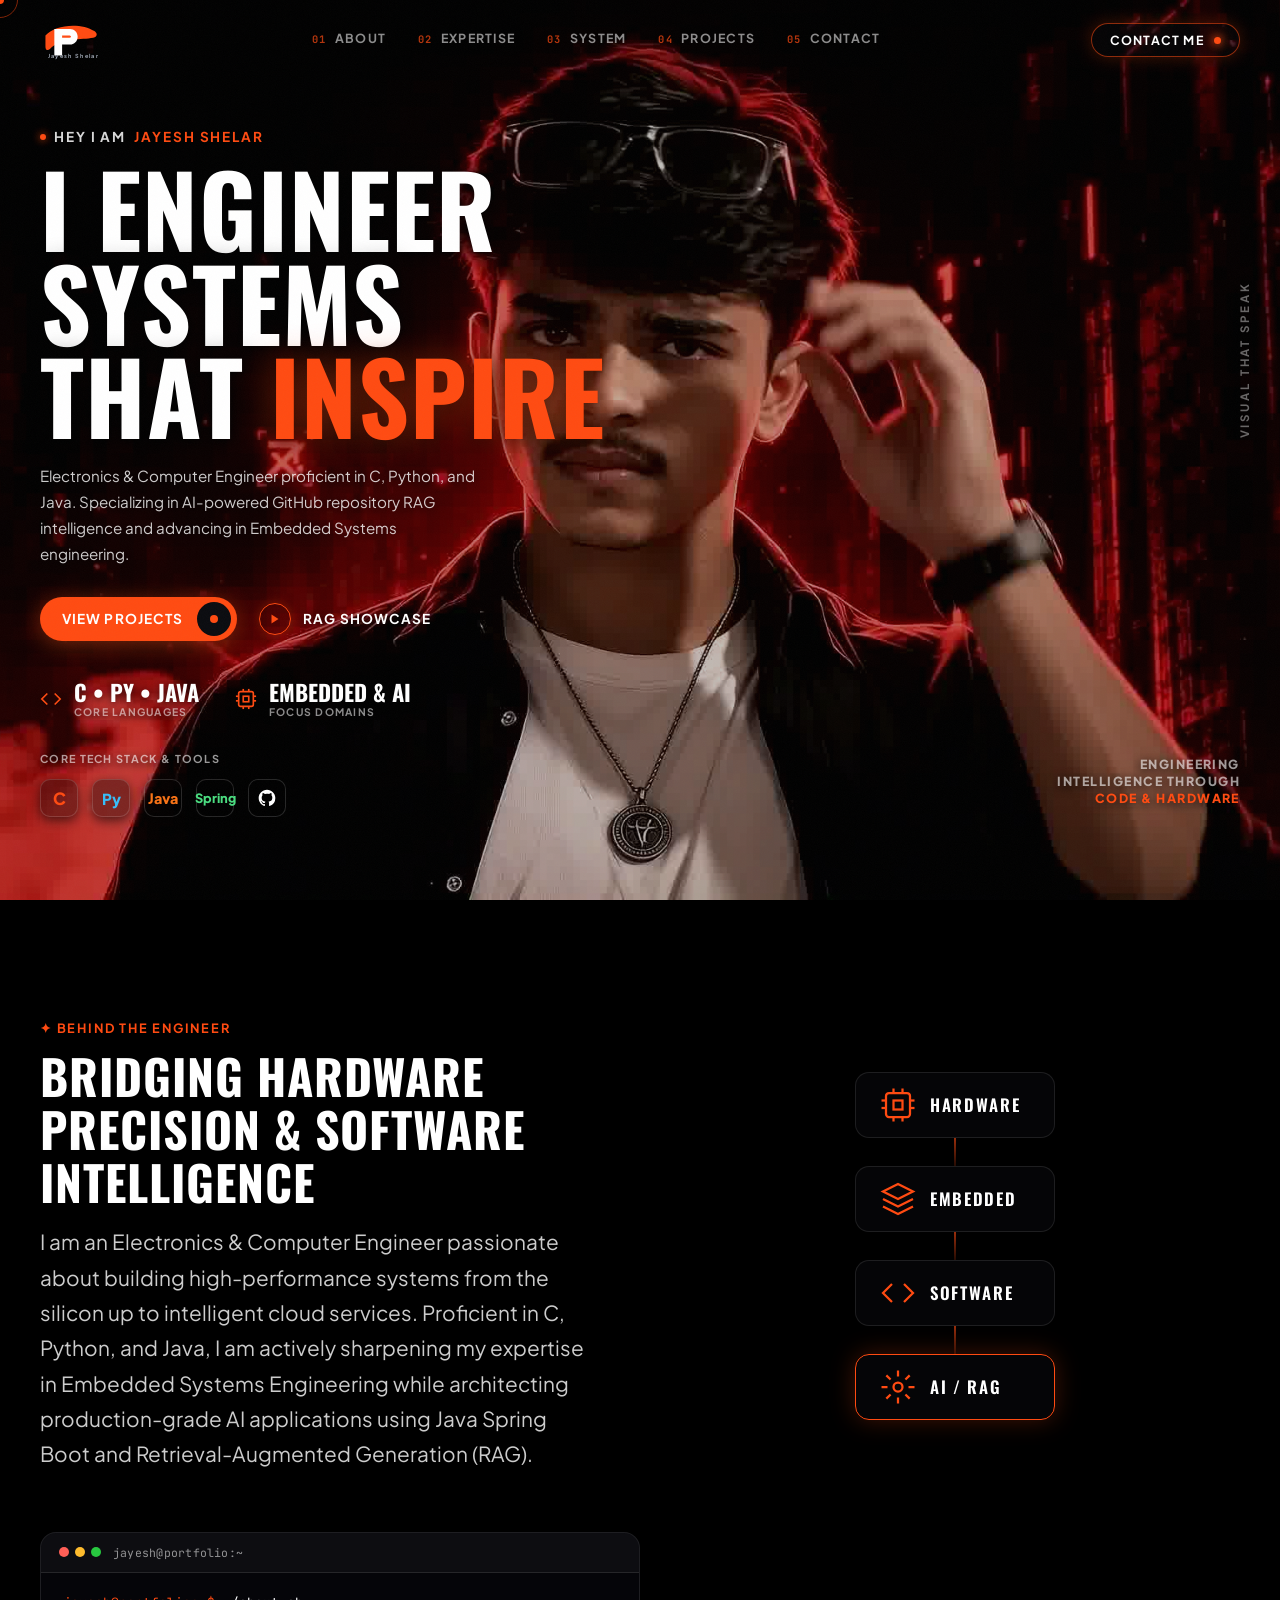
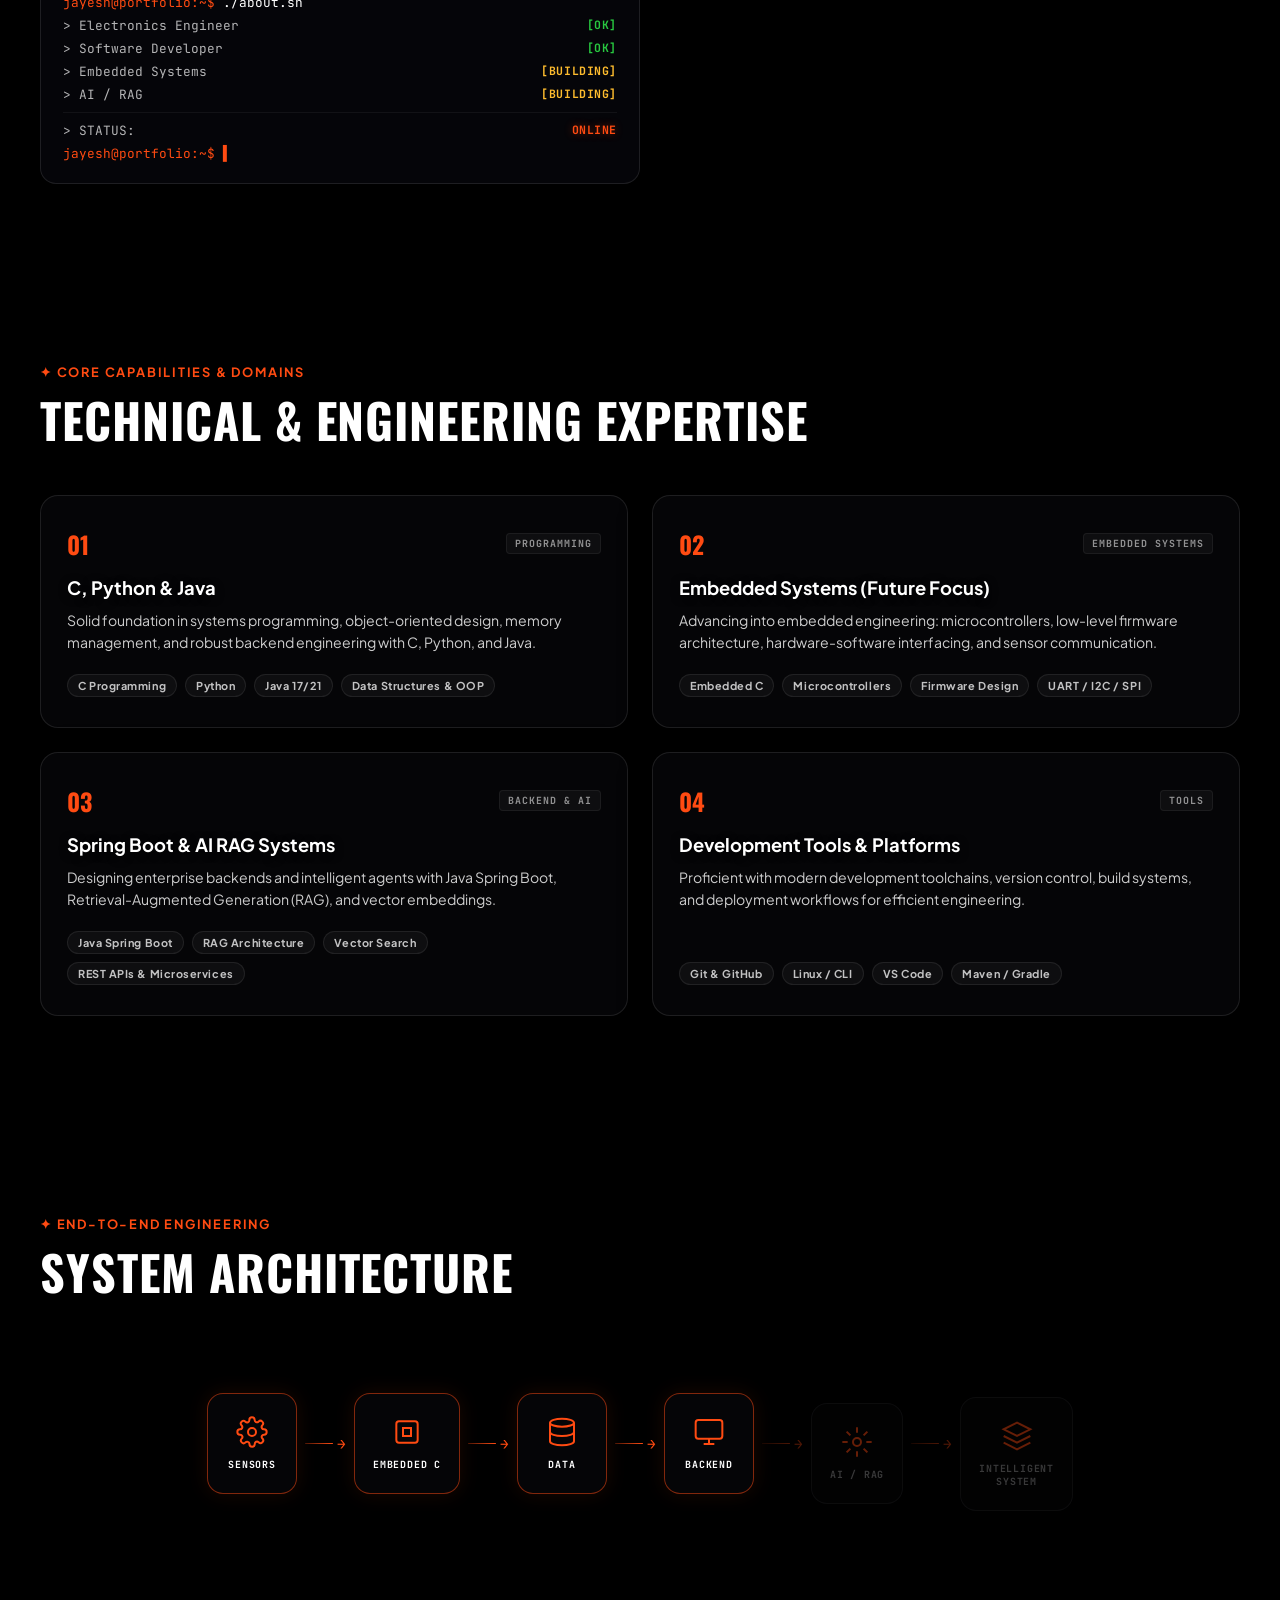
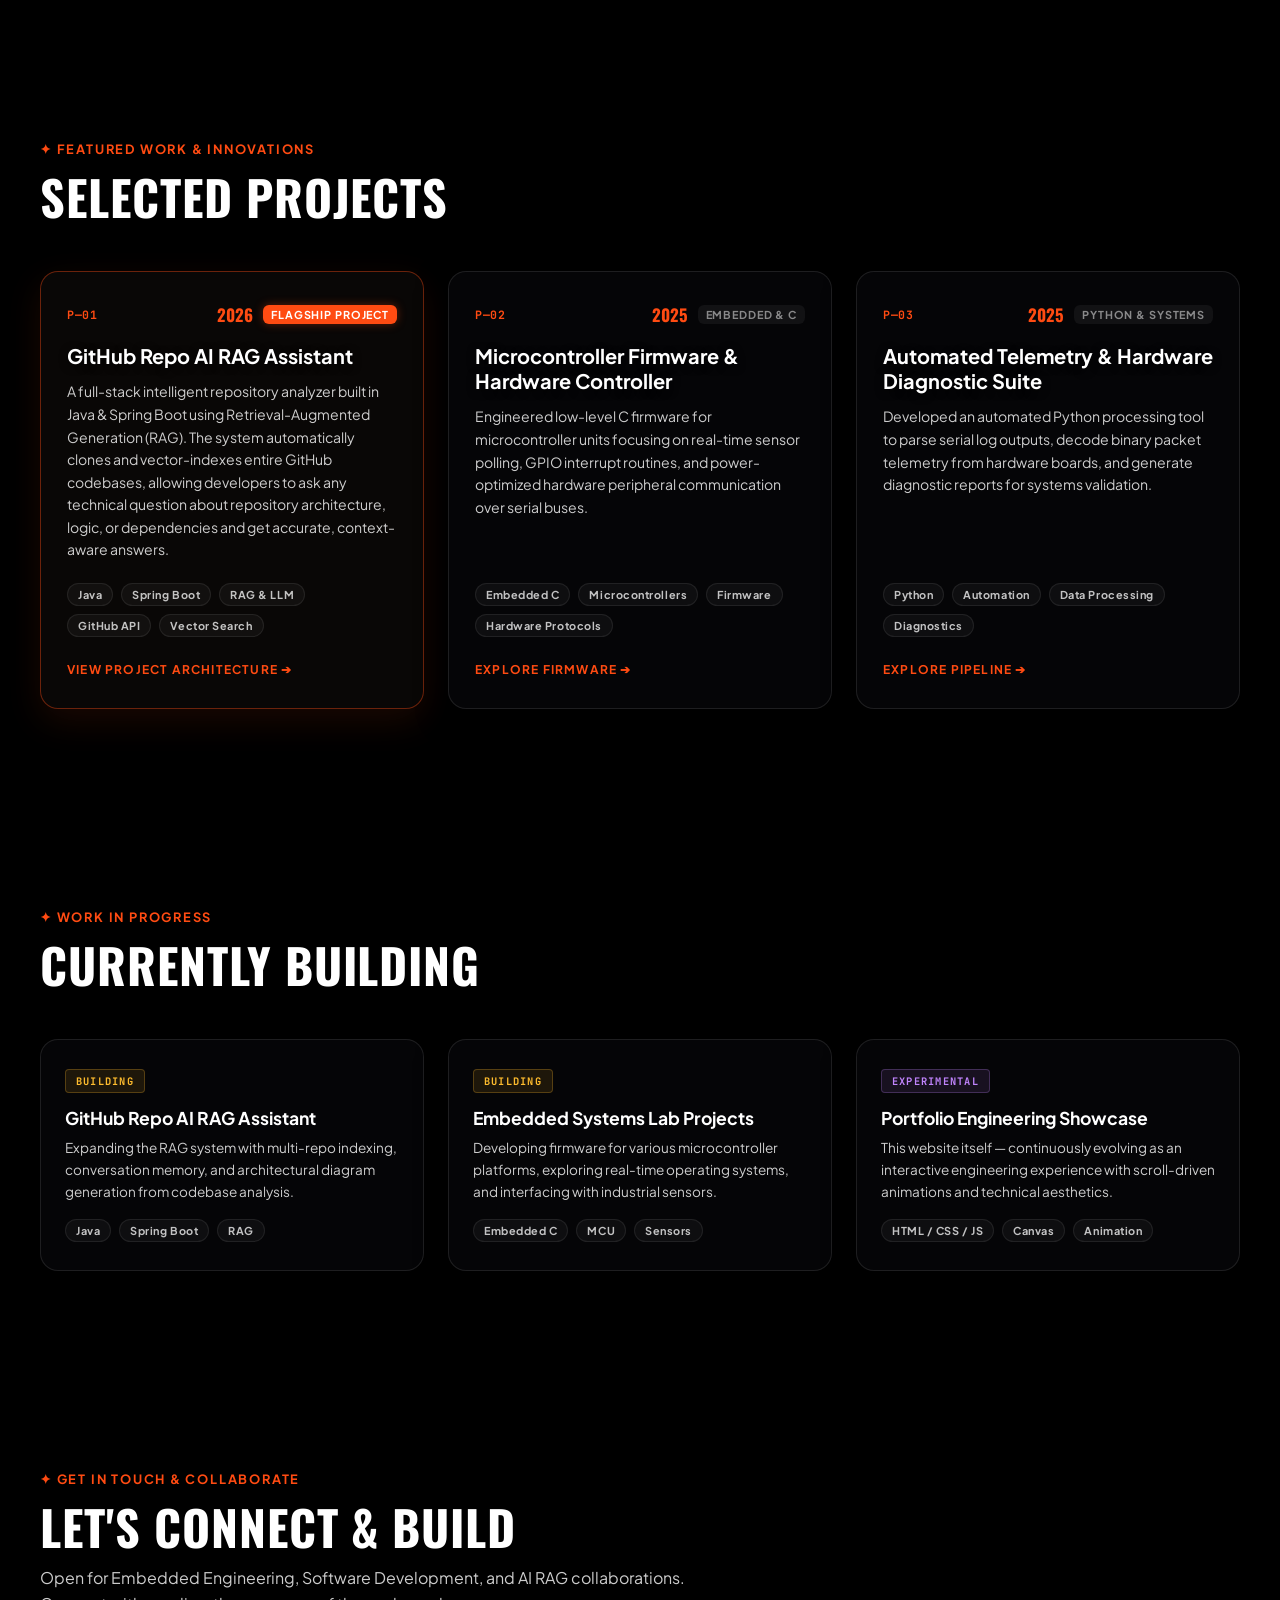
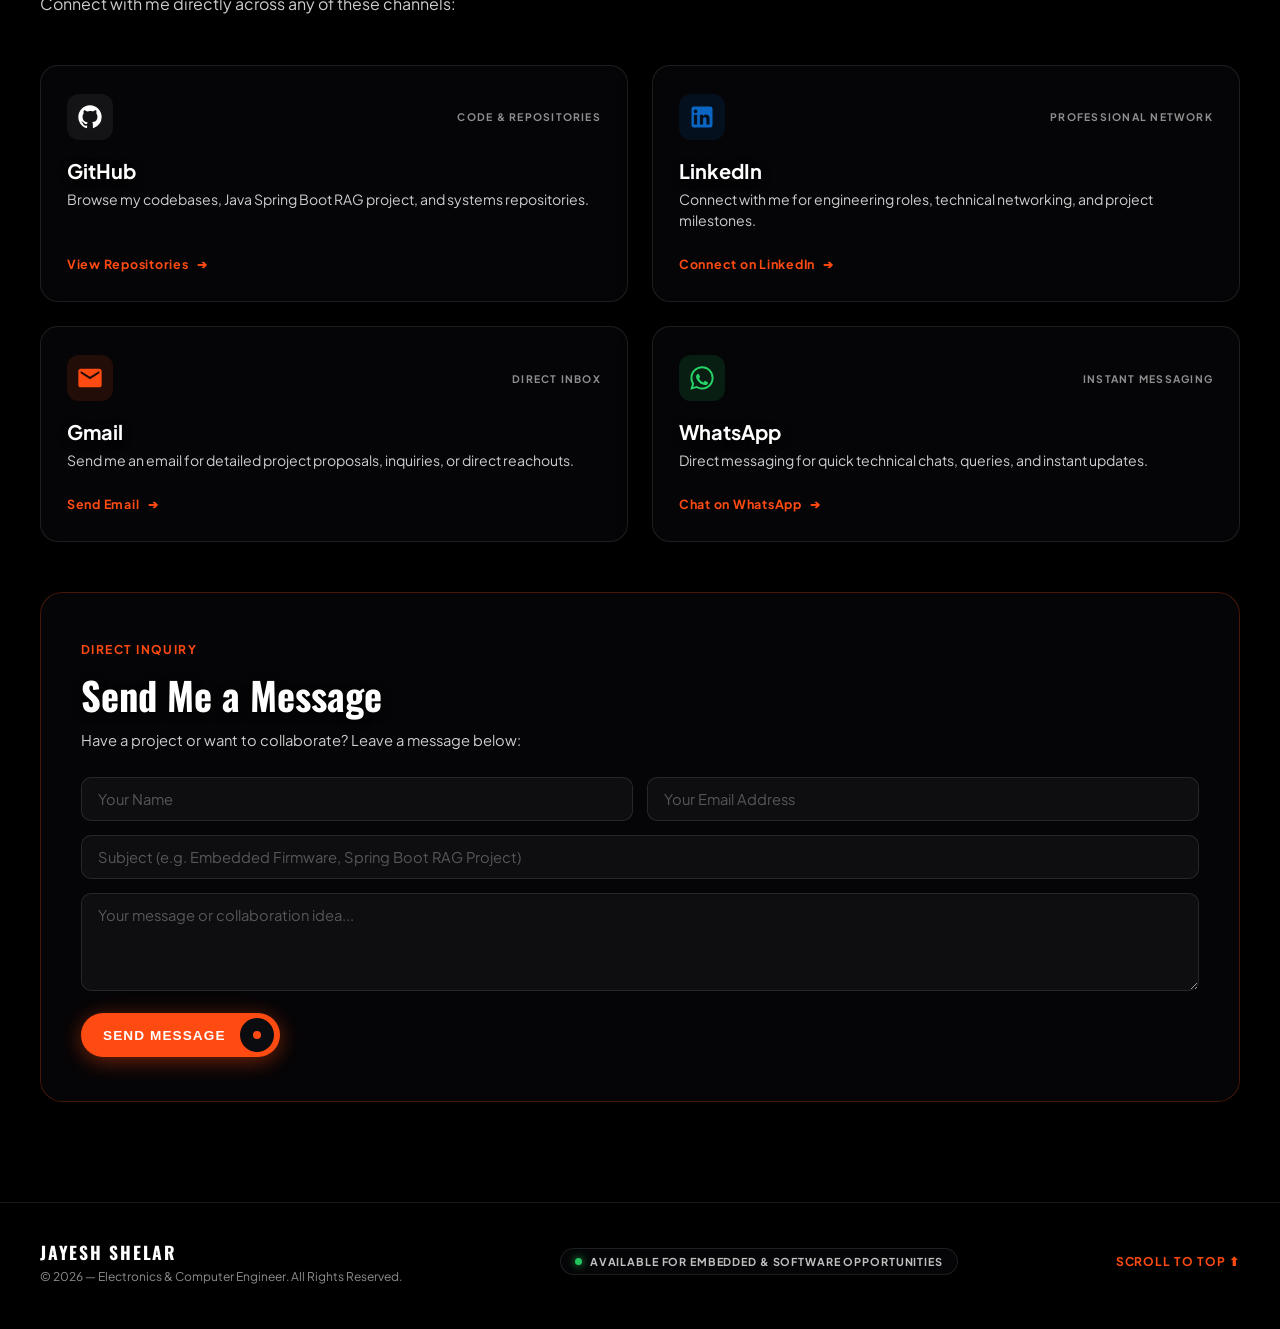
<file: index.html>
<!DOCTYPE html>
<html lang="en">
<head>
  <meta charset="UTF-8">
  <meta name="viewport" content="width=device-width, initial-scale=1.0">
  <title>Jayesh Shelar — Electronics & Computer Engineer | Embedded & Software</title>
  <meta name="description" content="Portfolio of Jayesh Shelar — Electronics & Computer Engineer specializing in Embedded Systems, AI/RAG, Java Spring Boot, and systems programming.">
  <link rel="preconnect" href="https://fonts.googleapis.com">
  <link rel="preconnect" href="https://fonts.gstatic.com" crossorigin>
  <link href="https://fonts.googleapis.com/css2?family=Oswald:wght@500;600;700&family=Plus+Jakarta+Sans:wght@300;400;500;600;700;800&family=JetBrains+Mono:wght@400;500;700&display=swap" rel="stylesheet">
  <link rel="stylesheet" href="style.css">
</head>
<body>
  <!-- Custom Cursor (Desktop Only) -->
  <div id="custom-cursor" class="custom-cursor" aria-hidden="true">
    <div class="cursor-dot"></div>
    <div class="cursor-ring"></div>
    <span class="cursor-label"></span>
  </div>

  <!-- Scroll Progress Indicator -->
  <div id="scroll-progress" class="scroll-progress-bar" aria-hidden="true"></div>

  <!-- Visual Overlay Layers (grain, scanline, grid) -->
  <div class="visual-grain" aria-hidden="true"></div>
  <div class="visual-scanlines" aria-hidden="true"></div>

  <!-- Themed Loading Animation (Jayesh Design) -->
  <div id="preloader" class="preloader" role="status" aria-label="Loading portfolio">
    <div class="preloader-content">
      <!-- Pulsing Fiery Eclipse Ring -->
      <div class="preloader-ring-wrapper">
        <div class="preloader-ring-glow"></div>
        <div class="preloader-ring"></div>
        <div class="preloader-logo-icon">
          <svg viewBox="0 0 54 36" fill="none" aria-hidden="true">
            <path d="M4 14C12 4 36 2 48 10C51 12 51 15 47 16C37 18 18 16 8 26C6 28 4 27 4 24V14Z" fill="#ff4b12" />
            <path d="M12 8H26C30 8 33 11 33 15C33 19 30 22 26 22H19V32H12V8ZM19 14V16H25C26 16 27 15.5 27 15C27 14.5 26 14 25 14H19Z" fill="#ffffff" />
          </svg>
        </div>
      </div>

      <!-- Brand & Tagline -->
      <div class="preloader-brand">
        <span class="preloader-brand-title">JAYESH SHELAR</span>
        <span class="preloader-brand-sub">ELECTRONICS & COMPUTER ENGINEER</span>
      </div>

      <!-- Progress Bar & Percentage Counter -->
      <div class="preloader-progress-container">
        <div class="preloader-progress-track">
          <div id="preloader-bar" class="preloader-progress-fill"></div>
        </div>
        <div class="preloader-info">
          <span id="preloader-status" class="preloader-status">LOADING FRAMES</span>
          <span id="preloader-percent" class="preloader-percentage">0%</span>
        </div>
      </div>
    </div>
  </div>

  <!-- Fixed Background Canvas for Smooth Scroll Animation -->
  <canvas id="animation-canvas" aria-hidden="true"></canvas>

  <!-- Canvas Intensity Overlay (controlled per section) -->
  <div id="canvas-overlay" class="canvas-overlay" aria-hidden="true"></div>

  <!-- Content Layer Positioned Directly on Top of the Scroll Animation -->
  <div id="content-container">
    
    <!-- Navigation Bar -->
    <header class="navbar" role="banner">
      <div class="nav-container">
        <!-- Logo -->
        <a href="#home" class="nav-brand" aria-label="Jayesh Shelar - Home">
          <svg class="brand-logo-svg" viewBox="0 0 54 36" fill="none" aria-hidden="true">
            <path d="M4 14C12 4 36 2 48 10C51 12 51 15 47 16C37 18 18 16 8 26C6 28 4 27 4 24V14Z" fill="#ff4b12" />
            <path d="M12 8H26C30 8 33 11 33 15C33 19 30 22 26 22H19V32H12V8ZM19 14V16H25C26 16 27 15.5 27 15C27 14.5 26 14 25 14H19Z" fill="#ffffff" />
            <text x="6" y="34" fill="#9ca3af" font-size="5" font-family="'Plus Jakarta Sans', sans-serif" font-weight="700" letter-spacing="1.2">Jayesh Shelar</text>
          </svg>
        </a>

        <!-- Center Nav Links (Desktop) -->
        <nav class="nav-menu" role="navigation" aria-label="Main navigation">
          <a href="#about" class="nav-link" data-cursor="NAVIGATE"><span class="nav-num">01</span> ABOUT</a>
          <a href="#skills" class="nav-link" data-cursor="NAVIGATE"><span class="nav-num">02</span> EXPERTISE</a>
          <a href="#system" class="nav-link" data-cursor="NAVIGATE"><span class="nav-num">03</span> SYSTEM</a>
          <a href="#projects" class="nav-link" data-cursor="NAVIGATE"><span class="nav-num">04</span> PROJECTS</a>
          <a href="#contact" class="nav-link" data-cursor="NAVIGATE"><span class="nav-num">05</span> CONTACT</a>
        </nav>

        <!-- Right Side -->
        <div class="nav-right">
          <a href="#contact" class="btn-lets-talk magnetic-btn" data-cursor="OPEN →">
            <span>CONTACT ME</span>
            <span class="glowing-orange-dot"></span>
          </a>
          <!-- Mobile Menu Toggle -->
          <button class="mobile-menu-toggle" id="mobile-menu-toggle" aria-label="Toggle menu" aria-expanded="false">
            <span class="hamburger-line"></span>
            <span class="hamburger-line"></span>
            <span class="hamburger-line"></span>
          </button>
        </div>
      </div>
    </header>

    <!-- Mobile Menu Overlay -->
    <div id="mobile-menu" class="mobile-menu" role="dialog" aria-label="Mobile navigation">
      <div class="mobile-menu-inner">
        <nav class="mobile-nav-links">
          <a href="#home" class="mobile-nav-link"><span class="mobile-nav-num">00</span> HOME</a>
          <a href="#about" class="mobile-nav-link"><span class="mobile-nav-num">01</span> ABOUT</a>
          <a href="#skills" class="mobile-nav-link"><span class="mobile-nav-num">02</span> EXPERTISE</a>
          <a href="#system" class="mobile-nav-link"><span class="mobile-nav-num">03</span> SYSTEM</a>
          <a href="#projects" class="mobile-nav-link"><span class="mobile-nav-num">04</span> PROJECTS</a>
          <a href="#building" class="mobile-nav-link"><span class="mobile-nav-num">05</span> BUILDING</a>
          <a href="#contact" class="mobile-nav-link"><span class="mobile-nav-num">06</span> CONTACT</a>
        </nav>
        <div class="mobile-menu-footer">
          <div class="mobile-status">
            <span class="status-pulse-dot"></span>
            <span>AVAILABLE FOR OPPORTUNITIES</span>
          </div>
        </div>
      </div>
    </div>

    <!-- Main Home / Hero Section -->
    <section id="home" class="section hero-section" data-canvas-opacity="0">
      <!-- Right Side Vertical Text -->
      <div class="hero-vertical-text" aria-hidden="true">
        <span>VISUAL THAT SPEAK</span>
      </div>

      <div class="section-container hero-container">
        <div class="hero-left-col">
          <!-- Kicker Tagline -->
          <div class="hero-kicker reveal-el">
            <span class="kicker-dot"></span>
            <span class="kicker-light">HEY I AM</span>
            <span class="kicker-orange">Jayesh Shelar</span>
          </div>

          <!-- Bold Display Headline -->
          <h1 class="hero-title reveal-el" data-delay="100">
            <span class="title-row">I ENGINEER</span>
            <span class="title-row">SYSTEMS</span>
            <span class="title-row">THAT <span class="highlight-orange">INSPIRE</span></span>
          </h1>

          <!-- Subtext Paragraph -->
          <p class="hero-desc reveal-el" data-delay="200">
            Electronics & Computer Engineer proficient in C, Python, and Java. Specializing in AI-powered GitHub repository RAG intelligence and advancing in Embedded Systems engineering.
          </p>

          <!-- Action Buttons Row -->
          <div class="hero-actions reveal-el" data-delay="300">
            <a href="#projects" class="btn-view-work magnetic-btn" data-cursor="VIEW PROJECTS">
              <span>VIEW PROJECTS</span>
              <span class="btn-inner-circle">
                <span class="inner-dot"></span>
              </span>
            </a>

            <button class="btn-watch-showreel" id="btn-showreel" data-cursor="PLAY">
              <span class="play-icon-box">
                <svg width="12" height="12" viewBox="0 0 24 24" fill="currentColor" aria-hidden="true">
                  <polygon points="5 3 19 12 5 21 5 3"></polygon>
                </svg>
              </span>
              <span>RAG SHOWCASE</span>
            </button>
          </div>

          <!-- Metrics Row -->
          <div class="hero-stats reveal-el" data-delay="400">
            <div class="stat-card">
              <svg class="stat-icon" viewBox="0 0 24 24" fill="none" stroke="currentColor" stroke-width="1.8" aria-hidden="true">
                <polyline points="16 18 22 12 16 6"></polyline>
                <polyline points="8 6 2 12 8 18"></polyline>
              </svg>
              <div class="stat-text">
                <span class="stat-value">C • PY • JAVA</span>
                <span class="stat-label">CORE LANGUAGES</span>
              </div>
            </div>

            <div class="stat-card">
              <svg class="stat-icon" viewBox="0 0 24 24" fill="none" stroke="currentColor" stroke-width="1.8" aria-hidden="true">
                <rect x="4" y="4" width="16" height="16" rx="2"></rect>
                <rect x="9" y="9" width="6" height="6"></rect>
                <line x1="9" y1="1" x2="9" y2="4"></line>
                <line x1="15" y1="1" x2="15" y2="4"></line>
                <line x1="9" y1="20" x2="9" y2="23"></line>
                <line x1="15" y1="20" x2="15" y2="23"></line>
                <line x1="20" y1="9" x2="23" y2="9"></line>
                <line x1="20" y1="14" x2="23" y2="14"></line>
                <line x1="1" y1="9" x2="4" y2="9"></line>
                <line x1="1" y1="14" x2="4" y2="14"></line>
              </svg>
              <div class="stat-text">
                <span class="stat-value">EMBEDDED & AI</span>
                <span class="stat-label">FOCUS DOMAINS</span>
              </div>
            </div>
          </div>

          <!-- Core Tech Stack -->
          <div class="hero-trusted-row reveal-el" data-delay="500">
            <p class="trusted-kicker">CORE TECH STACK & TOOLS</p>
            <div class="trusted-icons-flex">
              <!-- C -->
              <div class="trusted-badge" title="C Programming">
                <span style="font-weight: 800; font-size: 1.05rem; color: #ff4b12;">C</span>
              </div>
              <!-- Python -->
              <div class="trusted-badge" title="Python">
                <span style="font-weight: 800; font-size: 0.95rem; color: #38bdf8;">Py</span>
              </div>
              <!-- Java -->
              <div class="trusted-badge" title="Java">
                <span style="font-weight: 800; font-size: 0.9rem; color: #f97316;">Java</span>
              </div>
              <!-- Spring Boot -->
              <div class="trusted-badge" title="Spring Boot">
                <span style="font-weight: 800; font-size: 0.8rem; color: #4ade80;">Spring</span>
              </div>
              <!-- GitHub -->
              <div class="trusted-badge" title="GitHub">
                <svg width="20" height="20" viewBox="0 0 24 24" fill="currentColor" aria-hidden="true">
                  <path fill-rule="evenodd" clip-rule="evenodd" d="M12 2C6.477 2 2 6.484 2 12.017c0 4.425 2.865 8.18 6.839 9.504.5.092.682-.217.682-.483 0-.237-.008-.868-.013-1.703-2.782.605-3.369-1.343-3.369-1.343-.454-1.158-1.11-1.466-1.11-1.466-.908-.62.069-.608.069-.608 1.003.07 1.53 1.032 1.53 1.032.892 1.53 2.341 1.088 2.91.832.092-.647.35-1.088.636-1.338-2.22-.253-4.555-1.113-4.555-4.951 0-1.093.39-1.988 1.029-2.688-.103-.253-.446-1.272.098-2.65 0 0 .84-.27 2.75 1.026A9.564 9.564 0 0112 6.844c.85.004 1.705.115 2.504.337 1.909-1.296 2.747-1.027 2.747-1.027.546 1.379.202 2.398.1 2.651.64.7 1.028 1.595 1.028 2.688 0 3.848-2.339 4.695-4.566 4.943.359.309.678.92.678 1.855 0 1.338-.012 2.419-.012 2.747 0 .268.18.58.688.482A10.019 10.019 0 0022 12.017C22 6.484 17.522 2 12 2z"/>
                </svg>
              </div>
            </div>
          </div>
        </div>

        <!-- Hero Bottom Right Stamp / Tag -->
        <div class="hero-bottom-right-tag" aria-hidden="true">
          <span>ENGINEERING</span>
          <span>INTELLIGENCE THROUGH</span>
          <span class="orange-accent">CODE & HARDWARE</span>
        </div>
      </div>
    </section>

    <!-- About Section — Engineering Identity -->
    <section id="about" class="section about-section" data-canvas-opacity="0.6">
      <div class="section-container">
        <div class="about-layout">
          <div class="about-text-col">
            <div class="showcase-tag reveal-el">✦ BEHIND THE ENGINEER</div>
            <h2 class="showcase-title reveal-el" data-delay="100">BRIDGING HARDWARE PRECISION & SOFTWARE INTELLIGENCE</h2>
            <p class="about-summary-desc reveal-el" data-delay="200">
              I am an Electronics & Computer Engineer passionate about building high-performance systems from the silicon up to intelligent cloud services. Proficient in C, Python, and Java, I am actively sharpening my expertise in Embedded Systems Engineering while architecting production-grade AI applications using Java Spring Boot and Retrieval-Augmented Generation (RAG).
            </p>
          </div>

          <!-- Engineering Identity Path -->
          <div class="engineering-path reveal-el" data-delay="300">
            <div class="eng-node" data-label="HARDWARE">
              <div class="eng-node-icon">
                <svg viewBox="0 0 24 24" fill="none" stroke="currentColor" stroke-width="1.5" aria-hidden="true">
                  <rect x="4" y="4" width="16" height="16" rx="2"/><rect x="9" y="9" width="6" height="6"/>
                  <line x1="9" y1="1" x2="9" y2="4"/><line x1="15" y1="1" x2="15" y2="4"/>
                  <line x1="9" y1="20" x2="9" y2="23"/><line x1="15" y1="20" x2="15" y2="23"/>
                  <line x1="20" y1="9" x2="23" y2="9"/><line x1="20" y1="14" x2="23" y2="14"/>
                  <line x1="1" y1="9" x2="4" y2="9"/><line x1="1" y1="14" x2="4" y2="14"/>
                </svg>
              </div>
              <span class="eng-node-label">HARDWARE</span>
            </div>
            <div class="eng-connector"><div class="eng-connector-line"></div></div>
            <div class="eng-node" data-label="EMBEDDED">
              <div class="eng-node-icon">
                <svg viewBox="0 0 24 24" fill="none" stroke="currentColor" stroke-width="1.5" aria-hidden="true">
                  <path d="M12 2L2 7l10 5 10-5-10-5z"/><path d="M2 17l10 5 10-5"/><path d="M2 12l10 5 10-5"/>
                </svg>
              </div>
              <span class="eng-node-label">EMBEDDED</span>
            </div>
            <div class="eng-connector"><div class="eng-connector-line"></div></div>
            <div class="eng-node" data-label="SOFTWARE">
              <div class="eng-node-icon">
                <svg viewBox="0 0 24 24" fill="none" stroke="currentColor" stroke-width="1.5" aria-hidden="true">
                  <polyline points="16 18 22 12 16 6"/><polyline points="8 6 2 12 8 18"/>
                </svg>
              </div>
              <span class="eng-node-label">SOFTWARE</span>
            </div>
            <div class="eng-connector"><div class="eng-connector-line"></div></div>
            <div class="eng-node active" data-label="AI">
              <div class="eng-node-icon">
                <svg viewBox="0 0 24 24" fill="none" stroke="currentColor" stroke-width="1.5" aria-hidden="true">
                  <circle cx="12" cy="12" r="3"/><path d="M12 1v4M12 19v4M4.22 4.22l2.83 2.83M16.95 16.95l2.83 2.83M1 12h4M19 12h4M4.22 19.78l2.83-2.83M16.95 7.05l2.83-2.83"/>
                </svg>
              </div>
              <span class="eng-node-label">AI / RAG</span>
            </div>
          </div>
        </div>

        <!-- Terminal Experience -->
        <div class="terminal-block reveal-el" data-delay="400">
          <div class="terminal-header">
            <div class="terminal-dots">
              <span class="t-dot t-red"></span>
              <span class="t-dot t-yellow"></span>
              <span class="t-dot t-green"></span>
            </div>
            <span class="terminal-title">jayesh@portfolio:~</span>
          </div>
          <div class="terminal-body">
            <div class="terminal-line">
              <span class="t-prompt">jayesh@portfolio:~$</span>
              <span class="t-cmd"> ./about.sh</span>
            </div>
            <div class="terminal-line t-output">
              <span class="t-text">> Electronics Engineer</span>
              <span class="t-status t-ok">[OK]</span>
            </div>
            <div class="terminal-line t-output">
              <span class="t-text">> Software Developer</span>
              <span class="t-status t-ok">[OK]</span>
            </div>
            <div class="terminal-line t-output">
              <span class="t-text">> Embedded Systems</span>
              <span class="t-status t-building">[BUILDING]</span>
            </div>
            <div class="terminal-line t-output">
              <span class="t-text">> AI / RAG</span>
              <span class="t-status t-building">[BUILDING]</span>
            </div>
            <div class="terminal-line t-output t-gap">
              <span class="t-text">> STATUS:</span>
              <span class="t-status t-online">ONLINE</span>
            </div>
            <div class="terminal-line">
              <span class="t-prompt">jayesh@portfolio:~$</span>
              <span class="t-cursor">▌</span>
            </div>
          </div>
        </div>
      </div>
    </section>

    <!-- Skills / Expertise Section -->
    <section id="skills" class="section skills-section" data-canvas-opacity="0.8">
      <div class="section-container">
        <div class="section-header-block">
          <div class="showcase-tag reveal-el">✦ CORE CAPABILITIES & DOMAINS</div>
          <h2 class="showcase-title reveal-el" data-delay="100">TECHNICAL & ENGINEERING EXPERTISE</h2>
        </div>
        <div class="skills-grid">
          <!-- Programming -->
          <div class="skill-card reveal-el" data-delay="100">
            <div class="skill-card-header">
              <span class="card-num">01</span>
              <span class="skill-category-tag">PROGRAMMING</span>
            </div>
            <h3>C, Python & Java</h3>
            <p>Solid foundation in systems programming, object-oriented design, memory management, and robust backend engineering with C, Python, and Java.</p>
            <div class="skill-tags">
              <span class="skill-pill">C Programming</span>
              <span class="skill-pill">Python</span>
              <span class="skill-pill">Java 17/21</span>
              <span class="skill-pill">Data Structures & OOP</span>
            </div>
          </div>
          <!-- Embedded Systems -->
          <div class="skill-card reveal-el" data-delay="200">
            <div class="skill-card-header">
              <span class="card-num">02</span>
              <span class="skill-category-tag">EMBEDDED SYSTEMS</span>
            </div>
            <h3>Embedded Systems (Future Focus)</h3>
            <p>Advancing into embedded engineering: microcontrollers, low-level firmware architecture, hardware-software interfacing, and sensor communication.</p>
            <div class="skill-tags">
              <span class="skill-pill">Embedded C</span>
              <span class="skill-pill">Microcontrollers</span>
              <span class="skill-pill">Firmware Design</span>
              <span class="skill-pill">UART / I2C / SPI</span>
            </div>
          </div>
          <!-- Backend & AI -->
          <div class="skill-card reveal-el" data-delay="300">
            <div class="skill-card-header">
              <span class="card-num">03</span>
              <span class="skill-category-tag">BACKEND & AI</span>
            </div>
            <h3>Spring Boot & AI RAG Systems</h3>
            <p>Designing enterprise backends and intelligent agents with Java Spring Boot, Retrieval-Augmented Generation (RAG), and vector embeddings.</p>
            <div class="skill-tags">
              <span class="skill-pill">Java Spring Boot</span>
              <span class="skill-pill">RAG Architecture</span>
              <span class="skill-pill">Vector Search</span>
              <span class="skill-pill">REST APIs & Microservices</span>
            </div>
          </div>
          <!-- Tools -->
          <div class="skill-card reveal-el" data-delay="400">
            <div class="skill-card-header">
              <span class="card-num">04</span>
              <span class="skill-category-tag">TOOLS</span>
            </div>
            <h3>Development Tools & Platforms</h3>
            <p>Proficient with modern development toolchains, version control, build systems, and deployment workflows for efficient engineering.</p>
            <div class="skill-tags">
              <span class="skill-pill">Git & GitHub</span>
              <span class="skill-pill">Linux / CLI</span>
              <span class="skill-pill">VS Code</span>
              <span class="skill-pill">Maven / Gradle</span>
            </div>
          </div>
        </div>
      </div>
    </section>

    <!-- System Architecture Section -->
    <section id="system" class="section system-section" data-canvas-opacity="0.85">
      <div class="section-container">
        <div class="section-header-block">
          <div class="showcase-tag reveal-el">✦ END-TO-END ENGINEERING</div>
          <h2 class="showcase-title reveal-el" data-delay="100">SYSTEM ARCHITECTURE</h2>
        </div>
        <div class="architecture-flow reveal-el" data-delay="200" id="arch-flow">
          <div class="arch-node" data-step="1">
            <div class="arch-icon">
              <svg viewBox="0 0 24 24" fill="none" stroke="currentColor" stroke-width="1.5"><circle cx="12" cy="12" r="3"/><path d="M19.4 15a1.65 1.65 0 0 0 .33 1.82l.06.06a2 2 0 0 1-2.83 2.83l-.06-.06a1.65 1.65 0 0 0-1.82-.33 1.65 1.65 0 0 0-1 1.51V21a2 2 0 0 1-4 0v-.09A1.65 1.65 0 0 0 9 19.4a1.65 1.65 0 0 0-1.82.33l-.06.06a2 2 0 0 1-2.83-2.83l.06-.06A1.65 1.65 0 0 0 4.68 15a1.65 1.65 0 0 0-1.51-1H3a2 2 0 0 1 0-4h.09A1.65 1.65 0 0 0 4.6 9a1.65 1.65 0 0 0-.33-1.82l-.06-.06a2 2 0 0 1 2.83-2.83l.06.06A1.65 1.65 0 0 0 9 4.68a1.65 1.65 0 0 0 1-1.51V3a2 2 0 0 1 4 0v.09a1.65 1.65 0 0 0 1 1.51 1.65 1.65 0 0 0 1.82-.33l.06-.06a2 2 0 0 1 2.83 2.83l-.06.06A1.65 1.65 0 0 0 19.4 9a1.65 1.65 0 0 0 1.51 1H21a2 2 0 0 1 0 4h-.09a1.65 1.65 0 0 0-1.51 1z"/></svg>
            </div>
            <span class="arch-label">SENSORS</span>
          </div>
          <div class="arch-arrow"><div class="arch-arrow-line"></div><span class="arch-arrow-head">→</span></div>
          <div class="arch-node" data-step="2">
            <div class="arch-icon">
              <svg viewBox="0 0 24 24" fill="none" stroke="currentColor" stroke-width="1.5"><rect x="4" y="4" width="16" height="16" rx="2"/><rect x="9" y="9" width="6" height="6"/></svg>
            </div>
            <span class="arch-label">EMBEDDED C</span>
          </div>
          <div class="arch-arrow"><div class="arch-arrow-line"></div><span class="arch-arrow-head">→</span></div>
          <div class="arch-node" data-step="3">
            <div class="arch-icon">
              <svg viewBox="0 0 24 24" fill="none" stroke="currentColor" stroke-width="1.5"><ellipse cx="12" cy="5" rx="9" ry="3"/><path d="M21 12c0 1.66-4 3-9 3s-9-1.34-9-3"/><path d="M3 5v14c0 1.66 4 3 9 3s9-1.34 9-3V5"/></svg>
            </div>
            <span class="arch-label">DATA</span>
          </div>
          <div class="arch-arrow"><div class="arch-arrow-line"></div><span class="arch-arrow-head">→</span></div>
          <div class="arch-node" data-step="4">
            <div class="arch-icon">
              <svg viewBox="0 0 24 24" fill="none" stroke="currentColor" stroke-width="1.5"><rect x="2" y="3" width="20" height="14" rx="2"/><line x1="8" y1="21" x2="16" y2="21"/><line x1="12" y1="17" x2="12" y2="21"/></svg>
            </div>
            <span class="arch-label">BACKEND</span>
          </div>
          <div class="arch-arrow"><div class="arch-arrow-line"></div><span class="arch-arrow-head">→</span></div>
          <div class="arch-node" data-step="5">
            <div class="arch-icon">
              <svg viewBox="0 0 24 24" fill="none" stroke="currentColor" stroke-width="1.5"><circle cx="12" cy="12" r="3"/><path d="M12 1v4M12 19v4M4.22 4.22l2.83 2.83M16.95 16.95l2.83 2.83M1 12h4M19 12h4M4.22 19.78l2.83-2.83M16.95 7.05l2.83-2.83"/></svg>
            </div>
            <span class="arch-label">AI / RAG</span>
          </div>
          <div class="arch-arrow"><div class="arch-arrow-line"></div><span class="arch-arrow-head">→</span></div>
          <div class="arch-node arch-final" data-step="6">
            <div class="arch-icon">
              <svg viewBox="0 0 24 24" fill="none" stroke="currentColor" stroke-width="1.5"><path d="M12 2L2 7l10 5 10-5-10-5z"/><path d="M2 17l10 5 10-5"/><path d="M2 12l10 5 10-5"/></svg>
            </div>
            <span class="arch-label">INTELLIGENT<br>SYSTEM</span>
          </div>
        </div>
      </div>
    </section>

    <!-- Projects Section -->
    <section id="projects" class="section projects-section" data-canvas-opacity="0.9">
      <div class="section-container">
        <div class="section-header-block">
          <div class="showcase-tag reveal-el">✦ FEATURED WORK & INNOVATIONS</div>
          <h2 class="showcase-title reveal-el" data-delay="100">SELECTED PROJECTS</h2>
        </div>
        <div class="projects-grid">
          <!-- Flagship Java Spring Boot + RAG Project -->
          <div class="project-card featured-project reveal-el" data-delay="100" data-cursor="VIEW PROJECT" data-project="rag">
            <div class="project-header">
              <span class="project-num">P—01</span>
              <div class="project-meta">
                <span class="project-year">2026</span>
                <span class="project-category featured-badge">Flagship Project</span>
              </div>
            </div>
            <h3 class="project-title">GitHub Repo AI RAG Assistant</h3>
            <p class="project-desc">A full-stack intelligent repository analyzer built in Java & Spring Boot using Retrieval-Augmented Generation (RAG). The system automatically clones and vector-indexes entire GitHub codebases, allowing developers to ask any technical question about repository architecture, logic, or dependencies and get accurate, context-aware answers.</p>
            <div class="skill-tags" style="margin-bottom: 20px;">
              <span class="skill-pill">Java</span>
              <span class="skill-pill">Spring Boot</span>
              <span class="skill-pill">RAG & LLM</span>
              <span class="skill-pill">GitHub API</span>
              <span class="skill-pill">Vector Search</span>
            </div>
            <div class="project-link-row">
              <span class="project-link-text">VIEW PROJECT ARCHITECTURE ➔</span>
            </div>
          </div>

          <!-- Embedded C Project -->
          <div class="project-card reveal-el" data-delay="200" data-cursor="VIEW PROJECT" data-project="firmware">
            <div class="project-header">
              <span class="project-num">P—02</span>
              <div class="project-meta">
                <span class="project-year">2025</span>
                <span class="project-category">Embedded & C</span>
              </div>
            </div>
            <h3 class="project-title">Microcontroller Firmware & Hardware Controller</h3>
            <p class="project-desc">Engineered low-level C firmware for microcontroller units focusing on real-time sensor polling, GPIO interrupt routines, and power-optimized hardware peripheral communication over serial buses.</p>
            <div class="skill-tags" style="margin-bottom: 20px;">
              <span class="skill-pill">Embedded C</span>
              <span class="skill-pill">Microcontrollers</span>
              <span class="skill-pill">Firmware</span>
              <span class="skill-pill">Hardware Protocols</span>
            </div>
            <div class="project-link-row">
              <span class="project-link-text">EXPLORE FIRMWARE ➔</span>
            </div>
          </div>

          <!-- Python Automation Project -->
          <div class="project-card reveal-el" data-delay="300" data-cursor="VIEW PROJECT" data-project="telemetry">
            <div class="project-header">
              <span class="project-num">P—03</span>
              <div class="project-meta">
                <span class="project-year">2025</span>
                <span class="project-category">Python & Systems</span>
              </div>
            </div>
            <h3 class="project-title">Automated Telemetry & Hardware Diagnostic Suite</h3>
            <p class="project-desc">Developed an automated Python processing tool to parse serial log outputs, decode binary packet telemetry from hardware boards, and generate diagnostic reports for systems validation.</p>
            <div class="skill-tags" style="margin-bottom: 20px;">
              <span class="skill-pill">Python</span>
              <span class="skill-pill">Automation</span>
              <span class="skill-pill">Data Processing</span>
              <span class="skill-pill">Diagnostics</span>
            </div>
            <div class="project-link-row">
              <span class="project-link-text">EXPLORE PIPELINE ➔</span>
            </div>
          </div>
        </div>
      </div>
    </section>

    <!-- Currently Building Section -->
    <section id="building" class="section building-section" data-canvas-opacity="0.92">
      <div class="section-container">
        <div class="section-header-block">
          <div class="showcase-tag reveal-el">✦ WORK IN PROGRESS</div>
          <h2 class="showcase-title reveal-el" data-delay="100">CURRENTLY BUILDING</h2>
        </div>
        <div class="building-grid">
          <div class="building-card reveal-el" data-delay="150">
            <div class="building-status-row">
              <span class="building-status building">BUILDING</span>
            </div>
            <h3 class="building-title">GitHub Repo AI RAG Assistant</h3>
            <p class="building-desc">Expanding the RAG system with multi-repo indexing, conversation memory, and architectural diagram generation from codebase analysis.</p>
            <div class="skill-tags">
              <span class="skill-pill">Java</span>
              <span class="skill-pill">Spring Boot</span>
              <span class="skill-pill">RAG</span>
            </div>
          </div>
          <div class="building-card reveal-el" data-delay="250">
            <div class="building-status-row">
              <span class="building-status building">BUILDING</span>
            </div>
            <h3 class="building-title">Embedded Systems Lab Projects</h3>
            <p class="building-desc">Developing firmware for various microcontroller platforms, exploring real-time operating systems, and interfacing with industrial sensors.</p>
            <div class="skill-tags">
              <span class="skill-pill">Embedded C</span>
              <span class="skill-pill">MCU</span>
              <span class="skill-pill">Sensors</span>
            </div>
          </div>
          <div class="building-card reveal-el" data-delay="350">
            <div class="building-status-row">
              <span class="building-status experimental">EXPERIMENTAL</span>
            </div>
            <h3 class="building-title">Portfolio Engineering Showcase</h3>
            <p class="building-desc">This website itself — continuously evolving as an interactive engineering experience with scroll-driven animations and technical aesthetics.</p>
            <div class="skill-tags">
              <span class="skill-pill">HTML / CSS / JS</span>
              <span class="skill-pill">Canvas</span>
              <span class="skill-pill">Animation</span>
            </div>
          </div>
        </div>
      </div>
    </section>

    <!-- Contact Section -->
    <section id="contact" class="section contact-section" data-canvas-opacity="0.95">
      <div class="section-container">
        <!-- Section Header -->
        <div class="section-header-block contact-header-block">
          <div class="showcase-tag reveal-el">✦ GET IN TOUCH & COLLABORATE</div>
          <h2 class="showcase-title reveal-el" data-delay="100">LET'S CONNECT & BUILD</h2>
          <p class="contact-header-desc reveal-el" data-delay="200">
            Open for Embedded Engineering, Software Development, and AI RAG collaborations. Connect with me directly across any of these channels:
          </p>
        </div>

        <!-- 4 Channels Grid -->
        <div class="contact-channels-grid">
          <!-- GitHub Card -->
          <a href="https://github.com/Jayesh-SLR" target="_blank" rel="noopener noreferrer" class="contact-card github-card reveal-el" data-delay="100" data-cursor="OPEN →">
            <div class="contact-card-top">
              <div class="contact-card-icon-box github-icon-box">
                <svg viewBox="0 0 24 24" width="28" height="28" fill="currentColor" aria-hidden="true">
                  <path fill-rule="evenodd" clip-rule="evenodd" d="M12 2C6.477 2 2 6.484 2 12.017c0 4.425 2.865 8.18 6.839 9.504.5.092.682-.217.682-.483 0-.237-.008-.868-.013-1.703-2.782.605-3.369-1.343-3.369-1.343-.454-1.158-1.11-1.466-1.11-1.466-.908-.62.069-.608.069-.608 1.003.07 1.53 1.032 1.53 1.032.892 1.53 2.341 1.088 2.91.832.092-.647.35-1.088.636-1.338-2.22-.253-4.555-1.113-4.555-4.951 0-1.093.39-1.988 1.029-2.688-.103-.253-.446-1.272.098-2.65 0 0 .84-.27 2.75 1.026A9.564 9.564 0 0112 6.844c.85.004 1.705.115 2.504.337 1.909-1.296 2.747-1.027 2.747-1.027.546 1.379.202 2.398.1 2.651.64.7 1.028 1.595 1.028 2.688 0 3.848-2.339 4.695-4.566 4.943.359.309.678.92.678 1.855 0 1.338-.012 2.419-.012 2.747 0 .268.18.58.688.482A10.019 10.019 0 0022 12.017C22 6.484 17.522 2 12 2z"/>
                </svg>
              </div>
              <span class="contact-card-tag">CODE & REPOSITORIES</span>
            </div>
            <div class="contact-card-info">
              <h3 class="contact-card-title">GitHub</h3>
              <p class="contact-card-desc">Browse my codebases, Java Spring Boot RAG project, and systems repositories.</p>
            </div>
            <div class="contact-card-action">
              <span class="contact-action-btn">
                <span>View Repositories</span>
                <span class="arrow-badge">➔</span>
              </span>
            </div>
          </a>

          <!-- LinkedIn Card -->
          <a href="https://www.linkedin.com/in/jayesh-shelar-7b897a320/" target="_blank" rel="noopener noreferrer" class="contact-card linkedin-card reveal-el" data-delay="200" data-cursor="OPEN →">
            <div class="contact-card-top">
              <div class="contact-card-icon-box linkedin-icon-box">
                <svg viewBox="0 0 24 24" width="28" height="28" fill="currentColor" aria-hidden="true">
                  <path d="M19 3a2 2 0 0 1 2 2v14a2 2 0 0 1-2 2H5a2 2 0 0 1-2-2V5a2 2 0 0 1 2-2h14m-.5 15.5v-5.3a3.26 3.26 0 0 0-3.26-3.26c-.85 0-1.84.52-2.28 1.3v-1.11h-2.79v8.37h2.79v-4.93c0-.77.62-1.4 1.39-1.4a1.4 1.4 0 0 1 1.4 1.4v4.93h2.75M6.46 8.76a1.6 1.6 0 1 0-.01-3.2 1.6 1.6 0 0 0 .01 3.2m1.4 9.74V10.13H5.06v8.37h2.8z"/>
                </svg>
              </div>
              <span class="contact-card-tag">PROFESSIONAL NETWORK</span>
            </div>
            <div class="contact-card-info">
              <h3 class="contact-card-title">LinkedIn</h3>
              <p class="contact-card-desc">Connect with me for engineering roles, technical networking, and project milestones.</p>
            </div>
            <div class="contact-card-action">
              <span class="contact-action-btn">
                <span>Connect on LinkedIn</span>
                <span class="arrow-badge">➔</span>
              </span>
            </div>
          </a>

          <!-- Gmail Card -->
          <a href="mailto:jayesh1000k@example.com" class="contact-card gmail-card reveal-el" data-delay="300" data-cursor="OPEN →" id="gmail-contact-link">
            <div class="contact-card-top">
              <div class="contact-card-icon-box gmail-icon-box">
                <svg viewBox="0 0 24 24" width="28" height="28" fill="currentColor" aria-hidden="true">
                  <path d="M20 4H4c-1.1 0-1.99.9-1.99 2L2 18c0 1.1.9 2 2 2h16c1.1 0 2-.9 2-2V6c0-1.1-.9-2-2-2zm0 4l-8 5-8-5V6l8 5 8-5v2z"/>
                </svg>
              </div>
              <span class="contact-card-tag">DIRECT INBOX</span>
            </div>
            <div class="contact-card-info">
              <h3 class="contact-card-title">Gmail</h3>
              <p class="contact-card-desc">Send me an email for detailed project proposals, inquiries, or direct reachouts.</p>
            </div>
            <div class="contact-card-action">
              <span class="contact-action-btn">
                <span>Send Email</span>
                <span class="arrow-badge">➔</span>
              </span>
            </div>
          </a>

          <!-- WhatsApp Card -->
          <a href="https://wa.me/918275539861?text=Hi%20Jayesh%2C%20I%20visited%20your%20portfolio%20and%20would%20like%20to%20discuss%20a%20project." target="_blank" rel="noopener noreferrer" class="contact-card whatsapp-card reveal-el" data-delay="400" data-cursor="OPEN →">
            <div class="contact-card-top">
              <div class="contact-card-icon-box whatsapp-icon-box">
                <svg viewBox="0 0 24 24" width="28" height="28" fill="currentColor" aria-hidden="true">
                  <path d="M12.04 2c-5.46 0-9.91 4.45-9.91 9.91 0 1.75.46 3.45 1.32 4.95L2.05 22l5.25-1.38c1.45.79 3.08 1.21 4.74 1.21 5.46 0 9.91-4.45 9.91-9.91 0-2.65-1.03-5.14-2.9-7.01A9.816 9.816 0 0 0 12.04 2m.01 1.67c2.2 0 4.26.86 5.82 2.42a8.225 8.225 0 0 1 2.41 5.83c0 4.54-3.7 8.24-8.24 8.24-1.48 0-2.93-.4-4.2-1.15l-.3-.18-3.12.82.83-3.04-.2-.31a8.19 8.19 0 0 1-1.26-4.38c0-4.54 3.7-8.24 8.24-8.24m4.52 11.64c-.25-.13-1.47-.72-1.7-.81-.23-.08-.39-.13-.56.13-.17.25-.64.81-.79.97-.14.17-.29.19-.54.06-.25-.13-1.06-.39-2.03-1.25-.75-.67-1.26-1.5-1.41-1.75-.15-.25-.02-.39.11-.51.11-.11.25-.29.37-.44.13-.14.17-.25.25-.42.08-.17.04-.31-.02-.44-.06-.13-.56-1.34-.76-1.84-.2-.48-.4-.42-.56-.43h-.48c-.17 0-.44.06-.67.31-.23.25-.88.86-.88 2.1 0 1.24.9 2.44 1.03 2.61.13.17 1.77 2.7 4.29 3.79.6.26 1.07.41 1.43.53.6.19 1.15.16 1.58.1.48-.07 1.47-.6 1.68-1.18.21-.58.21-1.07.15-1.18-.06-.12-.22-.19-.47-.32"/>
                </svg>
              </div>
              <span class="contact-card-tag">INSTANT MESSAGING</span>
            </div>
            <div class="contact-card-info">
              <h3 class="contact-card-title">WhatsApp</h3>
              <p class="contact-card-desc">Direct messaging for quick technical chats, queries, and instant updates.</p>
            </div>
            <div class="contact-card-action">
              <span class="contact-action-btn">
                <span>Chat on WhatsApp</span>
                <span class="arrow-badge">➔</span>
              </span>
            </div>
          </a>
        </div>

        <!-- Quick Message Direct Form Box -->
        <div class="contact-form-wrapper reveal-el" data-delay="300">
          <div class="contact-form-box">
            <div class="form-header">
              <span class="footer-tag">DIRECT INQUIRY</span>
              <h3 class="form-title">Send Me a Message</h3>
              <p class="form-desc">Have a project or want to collaborate? Leave a message below:</p>
            </div>
            <form
  class="direct-contact-form"
  action="https://formspree.io/f/meaovooa"
  method="POST"
>
  <div class="form-row">

    <input
      type="text"
      name="name"
      placeholder="Your Name"
      required
      class="modal-input"
      aria-label="Your name"
      autocomplete="name"
    >

    <input
      type="email"
      name="email"
      placeholder="Your Email Address"
      required
      class="modal-input"
      aria-label="Your email"
      autocomplete="email"
    >

  </div>

  <input
    type="text"
    name="subject"
    placeholder="Subject (e.g. Embedded Firmware, Spring Boot RAG Project)"
    required
    class="modal-input"
    aria-label="Subject"
  >

  <textarea
    name="message"
    rows="4"
    placeholder="Your message or collaboration idea..."
    required
    class="modal-input"
    aria-label="Message"
  ></textarea>

  <!-- Optional: helps identify where the message came from -->
  <input
    type="hidden"
    name="_subject"
    value="New Portfolio Contact — Jayesh Shelar"
  >

  <button
    type="submit"
    class="btn-view-work submit-contact-btn magnetic-btn"
  >
    <span>SEND MESSAGE</span>

    <span class="btn-inner-circle">
      <span class="inner-dot"></span>
    </span>
  </button>

</form>
          </div>
        </div>
      </div>
    </section>

    <!-- Footer Bottom Line -->
    <footer class="footer-bottom-section">
      <div class="section-container">
        <div class="footer-bottom-bar">
          <div class="footer-copyright-col">
            <span class="footer-brand-name">JAYESH SHELAR</span>
            <span class="footer-copy-text">© 2026 — Electronics & Computer Engineer. All Rights Reserved.</span>
          </div>
          <div class="footer-status-pill">
            <span class="status-pulse-dot"></span>
            <span>AVAILABLE FOR EMBEDDED & SOFTWARE OPPORTUNITIES</span>
          </div>
          <a href="#home" class="scroll-top-link" data-cursor="NAVIGATE">
            <span>SCROLL TO TOP ⬆</span>
          </a>
        </div>
      </div>
    </footer>
  </div>

  <!-- Project Detail Modal -->
  <div id="project-modal" class="modal-backdrop project-modal-backdrop">
    <div class="modal-card project-modal-card">
      <button class="modal-close" id="close-project-modal" aria-label="Close project details">&times;</button>
      <div class="project-modal-content">
        <span class="modal-tag" id="pm-category"></span>
        <h3 class="modal-title" id="pm-title"></h3>
        <div class="project-modal-meta">
          <span class="pm-year" id="pm-year"></span>
          <span class="pm-number" id="pm-number"></span>
        </div>
        <p class="modal-desc" id="pm-desc"></p>
        <div class="pm-tech-stack" id="pm-techs"></div>
        <div class="pm-links" id="pm-links"></div>
      </div>
    </div>
  </div>

  <!-- Showreel Video Modal -->
  <div id="showreel-modal" class="modal-backdrop">
    <div class="modal-card showreel-card">
      <button class="modal-close" id="close-showreel" aria-label="Close showreel">&times;</button>
      <span class="modal-tag">INTERACTIVE SHOWREEL</span>
      <h3 class="modal-title">Scroll-Driven Experience 2026</h3>
      <div class="video-mockup">
        <div class="video-screen">
          <div class="pulse-ring"></div>
          <p class="preview-text">Scroll animation acts as your live interactive showreel behind the canvas.</p>
          <button class="btn-view-work modal-play-btn" id="resume-scrub">
            <span>RESUME SCROLL TOUR</span>
          </button>
        </div>
      </div>
    </div>
  </div>

  <script src="script.js"></script>
</body>
</html>
</file>
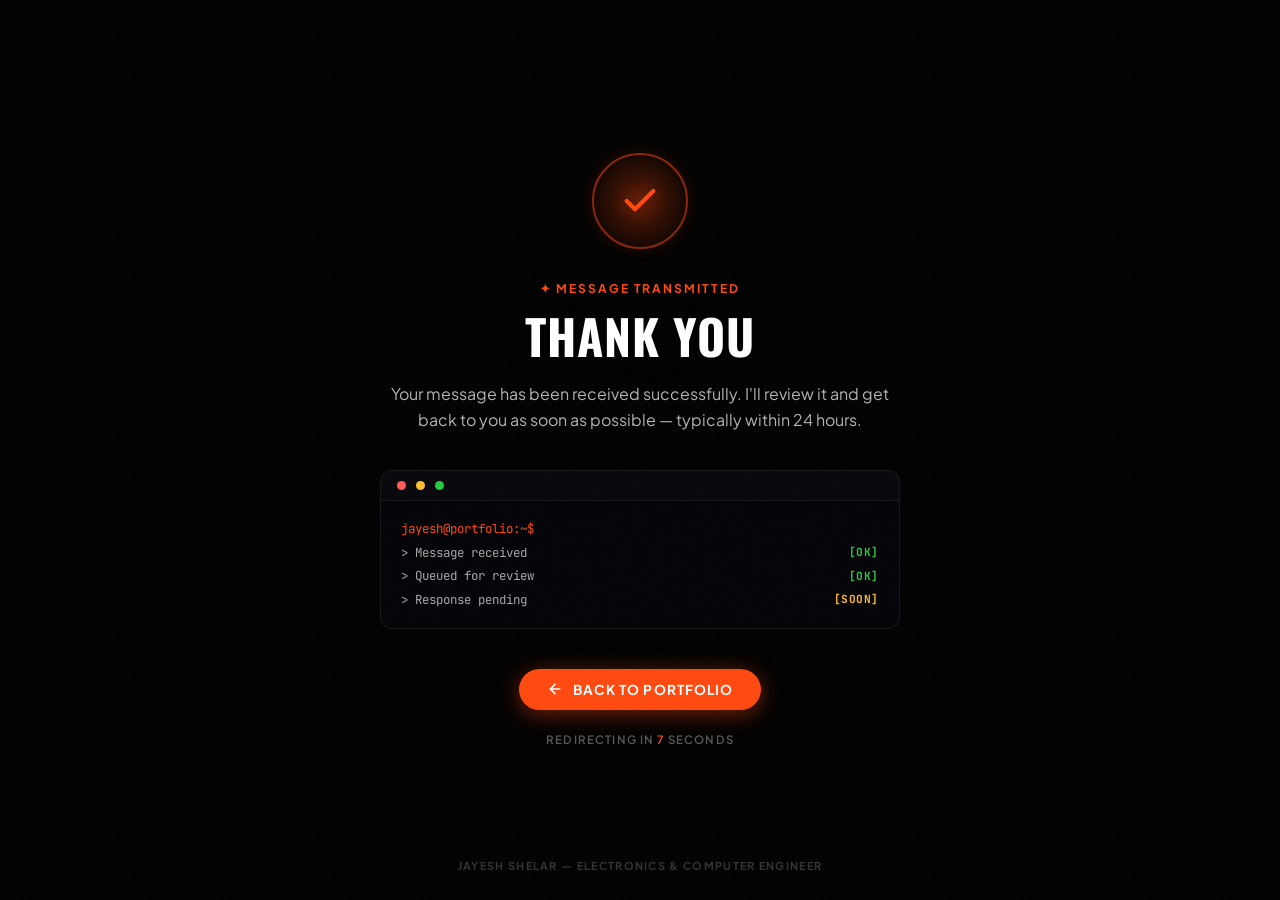
<file: thanks.html>
<!DOCTYPE html>
<html lang="en">
<head>
  <meta charset="UTF-8">
  <meta name="viewport" content="width=device-width, initial-scale=1.0">
  <title>Message Sent — Jayesh Shelar</title>
  <meta name="description" content="Thank you for reaching out to Jayesh Shelar.">
  <link rel="preconnect" href="https://fonts.googleapis.com">
  <link rel="preconnect" href="https://fonts.gstatic.com" crossorigin>
  <link href="https://fonts.googleapis.com/css2?family=Oswald:wght@500;600;700&family=Plus+Jakarta+Sans:wght@300;400;500;600;700;800&family=JetBrains+Mono:wght@400;500;700&display=swap" rel="stylesheet">
  <style>
    *, *::before, *::after { margin: 0; padding: 0; box-sizing: border-box; }

    :root {
      --font-display: 'Oswald', sans-serif;
      --font-body: 'Plus Jakarta Sans', -apple-system, BlinkMacSystemFont, sans-serif;
      --font-mono: 'JetBrains Mono', monospace;
      --color-orange: #ff4b12;
      --color-orange-glow: rgba(255, 75, 18, 0.45);
    }

    html, body {
      height: 100%;
      font-family: var(--font-body);
      background: #000;
      color: #fff;
      overflow: hidden;
      -webkit-font-smoothing: antialiased;
    }

    /* Grain overlay */
    body::before {
      content: '';
      position: fixed;
      inset: 0;
      z-index: 1;
      pointer-events: none;
      opacity: 0.03;
      background-image: url("data:image/svg+xml,%3Csvg viewBox='0 0 256 256' xmlns='http://www.w3.org/2000/svg'%3E%3Cfilter id='n'%3E%3CfeTurbulence type='fractalNoise' baseFrequency='0.9' numOctaves='4' stitchTiles='stitch'/%3E%3C/filter%3E%3Crect width='100%25' height='100%25' filter='url(%23n)'/%3E%3C/svg%3E");
      background-size: 200px;
    }

    .page {
      display: flex;
      align-items: center;
      justify-content: center;
      min-height: 100vh;
      padding: 40px 24px;
      position: relative;
      z-index: 2;
    }

    .card {
      text-align: center;
      max-width: 520px;
      width: 100%;
      animation: fadeUp 0.8s cubic-bezier(0.16, 1, 0.3, 1) both;
    }

    @keyframes fadeUp {
      from { opacity: 0; transform: translateY(30px); }
      to   { opacity: 1; transform: translateY(0); }
    }

    /* Checkmark ring */
    .check-ring {
      width: 96px;
      height: 96px;
      margin: 0 auto 32px;
      position: relative;
      display: flex;
      align-items: center;
      justify-content: center;
    }

    .check-ring::before {
      content: '';
      position: absolute;
      inset: -12px;
      border-radius: 50%;
      background: radial-gradient(circle, rgba(255, 75, 18, 0.35) 0%, transparent 70%);
      animation: pulseGlow 2.4s ease-in-out infinite;
    }

    @keyframes pulseGlow {
      0%, 100% { transform: scale(0.9); opacity: 0.4; }
      50%      { transform: scale(1.15); opacity: 0.8; }
    }

    .check-ring-border {
      position: absolute;
      inset: 0;
      border-radius: 50%;
      border: 2px solid var(--color-orange);
      opacity: 0.5;
    }

    .check-icon {
      width: 40px;
      height: 40px;
      color: var(--color-orange);
      filter: drop-shadow(0 0 10px var(--color-orange-glow));
      animation: drawCheck 0.6s 0.4s ease both;
    }

    @keyframes drawCheck {
      from { opacity: 0; transform: scale(0.5); }
      to   { opacity: 1; transform: scale(1); }
    }

    .tag {
      font-size: 0.75rem;
      font-weight: 700;
      letter-spacing: 0.16em;
      color: var(--color-orange);
      margin-bottom: 14px;
      text-transform: uppercase;
    }

    .title {
      font-family: var(--font-display);
      font-size: clamp(2rem, 5vw, 3rem);
      font-weight: 700;
      letter-spacing: 0.02em;
      line-height: 1.1;
      margin-bottom: 18px;
      text-shadow: 0 4px 20px rgba(0, 0, 0, 0.9);
    }

    .desc {
      font-size: 1rem;
      line-height: 1.65;
      color: rgba(255, 255, 255, 0.7);
      margin-bottom: 36px;
    }

    /* Terminal snippet */
    .terminal {
      background: rgba(8, 8, 14, 0.7);
      border: 1px solid rgba(255, 255, 255, 0.08);
      border-radius: 12px;
      overflow: hidden;
      text-align: left;
      margin-bottom: 40px;
      animation: fadeUp 0.8s 0.3s cubic-bezier(0.16, 1, 0.3, 1) both;
    }

    .terminal-head {
      display: flex;
      align-items: center;
      gap: 10px;
      padding: 10px 16px;
      background: rgba(255, 255, 255, 0.02);
      border-bottom: 1px solid rgba(255, 255, 255, 0.06);
    }

    .td { width: 9px; height: 9px; border-radius: 50%; }
    .td-r { background: #ff5f57; }
    .td-y { background: #febc2e; }
    .td-g { background: #28c840; }

    .terminal-body {
      padding: 16px 20px;
      font-family: var(--font-mono);
      font-size: 0.78rem;
      line-height: 1.9;
    }

    .t-line {
      display: flex;
      justify-content: space-between;
      align-items: center;
    }

    .t-prompt { color: var(--color-orange); }
    .t-text   { color: rgba(255, 255, 255, 0.65); }
    .t-ok     { color: #28c840; font-weight: 700; font-size: 0.7rem; letter-spacing: 0.05em; }

    /* CTA button */
    .btn-back {
      display: inline-flex;
      align-items: center;
      gap: 10px;
      background: var(--color-orange);
      color: #fff;
      font-family: var(--font-body);
      font-size: 0.85rem;
      font-weight: 700;
      letter-spacing: 0.08em;
      text-transform: uppercase;
      text-decoration: none;
      border-radius: 9999px;
      padding: 12px 28px;
      border: none;
      box-shadow: 0 4px 22px var(--color-orange-glow), 0 4px 15px rgba(0, 0, 0, 0.5);
      transition: transform 0.25s ease, box-shadow 0.25s ease;
      cursor: pointer;
      animation: fadeUp 0.8s 0.5s cubic-bezier(0.16, 1, 0.3, 1) both;
    }

    .btn-back:hover {
      transform: translateY(-2px);
      box-shadow: 0 8px 30px rgba(255, 75, 18, 0.6);
    }

    .btn-back svg {
      width: 16px;
      height: 16px;
      transition: transform 0.2s ease;
    }

    .btn-back:hover svg {
      transform: translateX(-3px);
    }

    /* Countdown */
    .redirect-note {
      margin-top: 22px;
      font-size: 0.72rem;
      font-weight: 600;
      letter-spacing: 0.1em;
      color: rgba(255, 255, 255, 0.35);
      text-transform: uppercase;
    }

    .redirect-note span {
      color: var(--color-orange);
    }

    /* Footer stamp */
    .footer-stamp {
      position: fixed;
      bottom: 28px;
      left: 50%;
      transform: translateX(-50%);
      font-size: 0.68rem;
      font-weight: 700;
      letter-spacing: 0.12em;
      color: rgba(255, 255, 255, 0.2);
      text-transform: uppercase;
      z-index: 2;
    }
  </style>
</head>
<body>
  <div class="page">
    <div class="card">
      <!-- Animated check -->
      <div class="check-ring">
        <div class="check-ring-border"></div>
        <svg class="check-icon" viewBox="0 0 24 24" fill="none" stroke="currentColor" stroke-width="2.5" stroke-linecap="round" stroke-linejoin="round">
          <polyline points="20 6 9 17 4 12"></polyline>
        </svg>
      </div>

      <div class="tag">✦ MESSAGE TRANSMITTED</div>
      <h1 class="title">THANK YOU</h1>
      <p class="desc">
        Your message has been received successfully. I'll review it and get back to you as soon as possible — typically within 24 hours.
      </p>

      <!-- Terminal confirmation -->
      <div class="terminal">
        <div class="terminal-head">
          <span class="td td-r"></span>
          <span class="td td-y"></span>
          <span class="td td-g"></span>
        </div>
        <div class="terminal-body">
          <div class="t-line">
            <span class="t-prompt">jayesh@portfolio:~$</span>
            <span></span>
          </div>
          <div class="t-line">
            <span class="t-text">> Message received</span>
            <span class="t-ok">[OK]</span>
          </div>
          <div class="t-line">
            <span class="t-text">> Queued for review</span>
            <span class="t-ok">[OK]</span>
          </div>
          <div class="t-line">
            <span class="t-text">> Response pending</span>
            <span class="t-ok" style="color: #febc2e;">[SOON]</span>
          </div>
        </div>
      </div>

      <a href="index.html" class="btn-back">
        <svg viewBox="0 0 24 24" fill="none" stroke="currentColor" stroke-width="2.5" stroke-linecap="round" stroke-linejoin="round">
          <line x1="19" y1="12" x2="5" y2="12"></line>
          <polyline points="12 19 5 12 12 5"></polyline>
        </svg>
        BACK TO PORTFOLIO
      </a>

      <p class="redirect-note">Redirecting in <span id="countdown">8</span> seconds</p>
    </div>
  </div>

  <div class="footer-stamp">JAYESH SHELAR — ELECTRONICS & COMPUTER ENGINEER</div>

  <script>
    // Auto-redirect countdown
    let seconds = 8;
    const countdownEl = document.getElementById('countdown');
    const timer = setInterval(() => {
      seconds--;
      if (countdownEl) countdownEl.textContent = seconds;
      if (seconds <= 0) {
        clearInterval(timer);
        window.location.href = 'index.html';
      }
    }, 1000);
  </script>
</body>
</html>
</file>
<file: style.css>
/* ==========================================================================
   Base & Reset
   ========================================================================== */
* {
  margin: 0;
  padding: 0;
  box-sizing: border-box;
}

:root {
  --font-display: 'Oswald', sans-serif;
  --font-body: 'Plus Jakarta Sans', -apple-system, BlinkMacSystemFont, sans-serif;
  --font-mono: 'JetBrains Mono', monospace;
  --color-orange: #ff4b12;
  --color-orange-glow: rgba(255, 75, 18, 0.45);
  --color-orange-dim: rgba(255, 75, 18, 0.15);
  --color-bg-dark: #000000;
  --color-surface: rgba(10, 10, 14, 0.55);
  --color-text-main: #ffffff;
  --color-text-muted: rgba(255, 255, 255, 0.8);
  --color-text-faint: rgba(255, 255, 255, 0.55);
  --color-border: rgba(255, 255, 255, 0.1);
  --color-border-hover: rgba(255, 75, 18, 0.5);
  --ease-out-expo: cubic-bezier(0.16, 1, 0.3, 1);
  --ease-out-quart: cubic-bezier(0.25, 1, 0.5, 1);
}

html {
  font-family: var(--font-body);
  background-color: var(--color-bg-dark);
  color: var(--color-text-main);
  scroll-behavior: smooth;
  overflow-x: hidden;
}

body {
  width: 100%;
  min-height: 100%;
  position: relative;
  background-color: var(--color-bg-dark);
  overflow-x: hidden;
  -webkit-font-smoothing: antialiased;
  -moz-osx-font-smoothing: grayscale;
  cursor: none;
}

/* Reduced Motion */
@media (prefers-reduced-motion: reduce) {
  *, *::before, *::after {
    animation-duration: 0.01ms !important;
    animation-iteration-count: 1 !important;
    transition-duration: 0.01ms !important;
    scroll-behavior: auto !important;
  }
  .visual-grain, .visual-scanlines { display: none !important; }
  body { cursor: auto; }
  .custom-cursor { display: none !important; }
}

/* Custom Sleek Scrollbar */
::-webkit-scrollbar {
  width: 5px;
}

::-webkit-scrollbar-track {
  background: transparent;
}

::-webkit-scrollbar-thumb {
  background: rgba(255, 75, 18, 0.25);
  border-radius: 4px;
}

::-webkit-scrollbar-thumb:hover {
  background: rgba(255, 75, 18, 0.5);
}

/* Focus States */
*:focus-visible {
  outline: 2px solid var(--color-orange);
  outline-offset: 3px;
  border-radius: 4px;
}

/* ==========================================================================
   Scroll Progress Bar
   ========================================================================== */
.scroll-progress-bar {
  position: fixed;
  top: 0;
  left: 0;
  height: 2px;
  width: 0%;
  background: linear-gradient(90deg, var(--color-orange), #ff8533);
  box-shadow: 0 0 10px var(--color-orange-glow);
  z-index: 10000;
  transition: width 0.1s linear;
  pointer-events: none;
}

/* ==========================================================================
   Visual Detail Overlays (grain, scanlines)
   ========================================================================== */
.visual-grain {
  position: fixed;
  inset: 0;
  z-index: 9998;
  pointer-events: none;
  opacity: 0.028;
  background-image: url("data:image/svg+xml,%3Csvg viewBox='0 0 256 256' xmlns='http://www.w3.org/2000/svg'%3E%3Cfilter id='noise'%3E%3CfeTurbulence type='fractalNoise' baseFrequency='0.9' numOctaves='4' stitchTiles='stitch'/%3E%3C/filter%3E%3Crect width='100%25' height='100%25' filter='url(%23noise)'/%3E%3C/svg%3E");
  background-repeat: repeat;
  background-size: 200px;
}

.visual-scanlines {
  position: fixed;
  inset: 0;
  z-index: 9997;
  pointer-events: none;
  opacity: 0.015;
  background: repeating-linear-gradient(
    0deg,
    transparent,
    transparent 2px,
    rgba(255, 255, 255, 0.03) 2px,
    rgba(255, 255, 255, 0.03) 4px
  );
}

/* ==========================================================================
   Custom Cursor
   ========================================================================== */
.custom-cursor {
  position: fixed;
  z-index: 99999;
  pointer-events: none;
  mix-blend-mode: difference;
  top: 0;
  left: 0;
  will-change: transform;
}

.cursor-dot {
  width: 8px;
  height: 8px;
  background-color: var(--color-orange);
  border-radius: 50%;
  position: absolute;
  top: -4px;
  left: -4px;
  transition: transform 0.15s var(--ease-out-expo), opacity 0.15s ease;
}

.cursor-ring {
  width: 36px;
  height: 36px;
  border: 1.5px solid rgba(255, 75, 18, 0.5);
  border-radius: 50%;
  position: absolute;
  top: -18px;
  left: -18px;
  transition: transform 0.35s var(--ease-out-expo),
              width 0.35s var(--ease-out-expo),
              height 0.35s var(--ease-out-expo),
              top 0.35s var(--ease-out-expo),
              left 0.35s var(--ease-out-expo),
              border-color 0.25s ease,
              background-color 0.25s ease;
}

.cursor-label {
  position: absolute;
  top: 22px;
  left: 50%;
  transform: translateX(-50%);
  font-family: var(--font-body);
  font-size: 0.6rem;
  font-weight: 700;
  letter-spacing: 0.12em;
  color: var(--color-orange);
  white-space: nowrap;
  opacity: 0;
  transition: opacity 0.2s ease;
  pointer-events: none;
}

.custom-cursor.hovering .cursor-ring {
  width: 56px;
  height: 56px;
  top: -28px;
  left: -28px;
  border-color: var(--color-orange);
  background-color: rgba(255, 75, 18, 0.08);
}

.custom-cursor.hovering .cursor-dot {
  transform: scale(0.5);
  opacity: 0.5;
}

.custom-cursor.has-label .cursor-label {
  opacity: 1;
}

@media (pointer: coarse), (hover: none) {
  .custom-cursor { display: none !important; }
  body { cursor: auto; }
}

/* ==========================================================================
   Canvas Overlay (intensity per section)
   ========================================================================== */
.canvas-overlay {
  position: fixed;
  inset: 0;
  z-index: 1;
  background-color: rgba(0, 0, 0, 0);
  pointer-events: none;
  transition: background-color 0.6s ease;
}

/* ==========================================================================
   Themed Loading Animation (Jayesh Design) — PRESERVED
   ========================================================================== */
.preloader {
  position: fixed;
  inset: 0;
  width: 100vw;
  height: 100vh;
  background-color: #060709;
  z-index: 99999;
  display: flex;
  align-items: center;
  justify-content: center;
  transition: transform 0.85s cubic-bezier(0.85, 0, 0.15, 1), opacity 0.5s ease;
  overflow: hidden;
}

.preloader.fade-out {
  transform: translateY(-100%);
  opacity: 0;
  pointer-events: none;
}

.preloader-content {
  display: flex;
  flex-direction: column;
  align-items: center;
  text-align: center;
  max-width: 360px;
  width: 90%;
  position: relative;
  z-index: 2;
}

/* Pulsing Eclipse Ring */
.preloader-ring-wrapper {
  position: relative;
  width: 115px;
  height: 115px;
  display: flex;
  align-items: center;
  justify-content: center;
  margin-bottom: 26px;
}

.preloader-ring-glow {
  position: absolute;
  inset: -18px;
  border-radius: 50%;
  background: radial-gradient(circle, rgba(255, 75, 18, 0.5) 0%, transparent 70%);
  animation: pulseGlow 2.4s ease-in-out infinite;
}

.preloader-ring {
  position: absolute;
  inset: 0;
  border-radius: 50%;
  padding: 3px;
  background: conic-gradient(from 0deg, transparent 0%, #ff4b12 70%, #ff8533 100%);
  -webkit-mask: linear-gradient(#fff 0 0) content-box, linear-gradient(#fff 0 0);
  -webkit-mask-composite: xor;
  mask-composite: exclude;
  animation: spinRing 1.6s linear infinite;
}

.preloader-logo-icon {
  width: 50px;
  height: 50px;
  display: flex;
  align-items: center;
  justify-content: center;
  z-index: 3;
  animation: breatheLogo 2.4s ease-in-out infinite;
}

.preloader-logo-icon svg {
  width: 44px;
  height: 30px;
  filter: drop-shadow(0 0 12px rgba(255, 75, 18, 0.7));
}

/* Brand Text */
.preloader-brand {
  display: flex;
  flex-direction: column;
  align-items: center;
  gap: 5px;
  margin-bottom: 30px;
}

.preloader-brand-title {
  font-family: var(--font-display);
  font-size: 1.5rem;
  font-weight: 700;
  letter-spacing: 0.16em;
  color: #ffffff;
  text-shadow: 0 0 16px rgba(255, 75, 18, 0.45);
}

.preloader-brand-sub {
  font-size: 0.68rem;
  font-weight: 700;
  letter-spacing: 0.22em;
  color: var(--color-orange);
  text-transform: uppercase;
}

/* Progress Bar Container */
.preloader-progress-container {
  width: 100%;
  display: flex;
  flex-direction: column;
  gap: 12px;
}

.preloader-progress-track {
  width: 100%;
  height: 3px;
  background: rgba(255, 255, 255, 0.08);
  border-radius: 99px;
  overflow: hidden;
  position: relative;
}

.preloader-progress-fill {
  height: 100%;
  width: 0%;
  background: linear-gradient(90deg, #ff4b12, #ff8533);
  box-shadow: 0 0 14px #ff4b12;
  border-radius: 99px;
  transition: width 0.12s ease-out;
}

.preloader-info {
  display: flex;
  align-items: center;
  justify-content: space-between;
  width: 100%;
}

.preloader-status {
  font-size: 0.7rem;
  font-weight: 700;
  letter-spacing: 0.15em;
  color: rgba(255, 255, 255, 0.5);
  text-transform: uppercase;
}

.preloader-percentage {
  font-family: var(--font-display);
  font-size: 1.2rem;
  font-weight: 700;
  letter-spacing: 0.05em;
  color: #ffffff;
  text-shadow: 0 0 10px rgba(255, 75, 18, 0.5);
}

/* Keyframe Animations */
@keyframes spinRing {
  from { transform: rotate(0deg); }
  to { transform: rotate(360deg); }
}

@keyframes pulseGlow {
  0%, 100% { transform: scale(0.9); opacity: 0.45; }
  50% { transform: scale(1.15); opacity: 0.9; }
}

@keyframes breatheLogo {
  0%, 100% { transform: scale(0.96); }
  50% { transform: scale(1.05); }
}

/* ==========================================================================
   Fixed Background Canvas
   ========================================================================== */
#animation-canvas {
  position: fixed;
  top: 0;
  left: 0;
  width: 100vw;
  height: 100vh;
  display: block;
  z-index: 0;
  pointer-events: none;
}

/* ==========================================================================
   Content Container
   ========================================================================== */
#content-container {
  position: relative;
  z-index: 2;
  width: 100%;
}

.section-container {
  max-width: 1320px;
  margin: 0 auto;
  padding: 0 40px;
  width: 100%;
  position: relative;
}

/* ==========================================================================
   Reveal Animations (IntersectionObserver)
   ========================================================================== */
.reveal-el {
  opacity: 0;
  transform: translateY(30px);
  transition: opacity 0.7s var(--ease-out-expo),
              transform 0.7s var(--ease-out-expo);
}

.reveal-el.revealed {
  opacity: 1;
  transform: translateY(0);
}

/* Stagger support */
.reveal-el[data-delay="100"] { transition-delay: 0.1s; }
.reveal-el[data-delay="150"] { transition-delay: 0.15s; }
.reveal-el[data-delay="200"] { transition-delay: 0.2s; }
.reveal-el[data-delay="250"] { transition-delay: 0.25s; }
.reveal-el[data-delay="300"] { transition-delay: 0.3s; }
.reveal-el[data-delay="350"] { transition-delay: 0.35s; }
.reveal-el[data-delay="400"] { transition-delay: 0.4s; }
.reveal-el[data-delay="500"] { transition-delay: 0.5s; }

/* ==========================================================================
   Navigation Bar
   ========================================================================== */
.navbar {
  position: fixed;
  top: 0;
  width: 100%;
  z-index: 99;
  background: transparent;
  border-bottom: none;
  transition: background 0.3s ease, backdrop-filter 0.3s ease;
}

.navbar.scrolled {
  background: rgba(0, 0, 0, 0.65);
  backdrop-filter: blur(12px);
  -webkit-backdrop-filter: blur(12px);
  border-bottom: 1px solid rgba(255, 255, 255, 0.05);
}

.nav-container {
  max-width: 1320px;
  margin: 0 auto;
  padding: 20px 40px;
  display: flex;
  align-items: center;
  justify-content: space-between;
}

.nav-brand {
  display: flex;
  align-items: center;
  text-decoration: none;
  filter: drop-shadow(0 2px 8px rgba(0, 0, 0, 0.7));
}

.brand-logo-svg {
  width: 62px;
  height: 40px;
}

.nav-menu {
  display: flex;
  align-items: center;
  gap: 32px;
}

.nav-link {
  color: var(--color-text-faint);
  text-decoration: none;
  font-size: 0.78rem;
  font-weight: 700;
  letter-spacing: 0.1em;
  text-transform: uppercase;
  position: relative;
  padding-bottom: 4px;
  text-shadow: 0 2px 10px rgba(0, 0, 0, 0.9);
  transition: color 0.25s ease;
}

.nav-num {
  color: var(--color-orange);
  font-family: var(--font-mono);
  font-size: 0.65rem;
  margin-right: 5px;
  opacity: 0.7;
}

.nav-link:hover {
  color: #ffffff;
}

.nav-link.active {
  color: var(--color-orange);
}

.nav-link.active::after {
  content: '';
  position: absolute;
  bottom: 0;
  left: 0;
  width: 100%;
  height: 2px;
  background-color: var(--color-orange);
  box-shadow: 0 0 10px var(--color-orange);
}

.nav-right {
  display: flex;
  align-items: center;
  gap: 16px;
}

/* LETS TALK Button */
.btn-lets-talk {
  display: inline-flex;
  align-items: center;
  gap: 10px;
  background: rgba(10, 10, 12, 0.45);
  border: 1px solid rgba(255, 75, 18, 0.55);
  color: #ffffff;
  font-size: 0.78rem;
  font-weight: 700;
  letter-spacing: 0.1em;
  text-transform: uppercase;
  text-decoration: none;
  border-radius: 9999px;
  padding: 8px 18px;
  box-shadow: 0 0 18px rgba(255, 75, 18, 0.25), 0 4px 15px rgba(0, 0, 0, 0.6);
  transition: all 0.25s ease;
  cursor: none;
}

.btn-lets-talk:hover {
  background: rgba(255, 75, 18, 0.2);
  border-color: var(--color-orange);
  box-shadow: 0 0 25px rgba(255, 75, 18, 0.55);
  transform: translateY(-1px);
}

.glowing-orange-dot {
  width: 7px;
  height: 7px;
  border-radius: 50%;
  background-color: var(--color-orange);
  box-shadow: 0 0 8px #ff4b12, 0 0 14px #ff4b12;
  animation: pulse-dot 2s infinite ease-in-out;
}

@keyframes pulse-dot {
  0%, 100% { transform: scale(1); opacity: 1; }
  50% { transform: scale(1.3); opacity: 0.7; }
}

/* Mobile Menu Toggle */
.mobile-menu-toggle {
  display: none;
  flex-direction: column;
  gap: 5px;
  background: none;
  border: none;
  cursor: none;
  padding: 6px;
  z-index: 101;
}

.hamburger-line {
  width: 24px;
  height: 2px;
  background: #fff;
  border-radius: 2px;
  transition: transform 0.3s ease, opacity 0.3s ease;
}

.mobile-menu-toggle.active .hamburger-line:nth-child(1) {
  transform: rotate(45deg) translateY(7px);
}
.mobile-menu-toggle.active .hamburger-line:nth-child(2) {
  opacity: 0;
}
.mobile-menu-toggle.active .hamburger-line:nth-child(3) {
  transform: rotate(-45deg) translateY(-7px);
}

/* ==========================================================================
   Mobile Menu
   ========================================================================== */
.mobile-menu {
  position: fixed;
  inset: 0;
  z-index: 100;
  background: rgba(0, 0, 0, 0.95);
  backdrop-filter: blur(20px);
  -webkit-backdrop-filter: blur(20px);
  display: flex;
  align-items: center;
  justify-content: center;
  opacity: 0;
  pointer-events: none;
  transition: opacity 0.4s var(--ease-out-expo);
}

.mobile-menu.active {
  opacity: 1;
  pointer-events: auto;
}

.mobile-menu-inner {
  display: flex;
  flex-direction: column;
  align-items: center;
  gap: 50px;
}

.mobile-nav-links {
  display: flex;
  flex-direction: column;
  gap: 10px;
  text-align: center;
}

.mobile-nav-link {
  font-family: var(--font-display);
  font-size: clamp(2rem, 6vw, 3rem);
  font-weight: 700;
  color: rgba(255, 255, 255, 0.6);
  text-decoration: none;
  letter-spacing: 0.06em;
  transition: color 0.2s ease, transform 0.3s var(--ease-out-expo);
  padding: 6px 0;
}

.mobile-nav-link:hover, .mobile-nav-link:focus {
  color: var(--color-orange);
  transform: translateX(10px);
}

.mobile-nav-num {
  font-family: var(--font-mono);
  font-size: 0.7rem;
  color: var(--color-orange);
  margin-right: 12px;
  vertical-align: super;
  opacity: 0.6;
}

.mobile-menu-footer {
  text-align: center;
}

.mobile-status {
  display: inline-flex;
  align-items: center;
  gap: 8px;
  font-size: 0.7rem;
  font-weight: 700;
  letter-spacing: 0.1em;
  color: rgba(255, 255, 255, 0.5);
}

/* ==========================================================================
   Hero Section
   ========================================================================== */
.hero-section {
  min-height: 100vh;
  position: relative;
  display: flex;
  align-items: center;
  padding: 100px 0 60px;
}

.hero-container {
  display: flex;
  justify-content: space-between;
  align-items: flex-end;
  width: 100%;
}

.hero-left-col {
  max-width: 620px;
}

/* Kicker Tagline */
.hero-kicker {
  display: inline-flex;
  align-items: center;
  gap: 8px;
  margin-bottom: 16px;
  font-size: 0.85rem;
  font-weight: 700;
  letter-spacing: 0.14em;
  text-transform: uppercase;
  text-shadow: 0 2px 10px rgba(0, 0, 0, 0.9);
}

.kicker-dot {
  width: 6px;
  height: 6px;
  border-radius: 50%;
  background-color: var(--color-orange);
  box-shadow: 0 0 8px var(--color-orange);
}

.kicker-light {
  color: rgba(255, 255, 255, 0.85);
}

.kicker-orange {
  color: var(--color-orange);
}

/* Bold Display Headline */
.hero-title {
  font-family: var(--font-display);
  font-size: clamp(3.4rem, 7.8vw, 6.2rem);
  font-weight: 700;
  line-height: 0.94;
  letter-spacing: 0.01em;
  text-transform: uppercase;
  color: #ffffff;
  display: flex;
  flex-direction: column;
  margin-bottom: 22px;
  text-shadow: 0 4px 28px rgba(0, 0, 0, 0.9), 0 2px 8px rgba(0, 0, 0, 0.9);
}

.title-row {
  display: block;
}

.highlight-orange {
  color: var(--color-orange);
  text-shadow: 0 0 35px var(--color-orange-glow), 0 4px 20px rgba(0, 0, 0, 0.9);
}

/* Subtext */
.hero-desc {
  font-size: 0.95rem;
  line-height: 1.7;
  color: var(--color-text-muted);
  max-width: 440px;
  margin-bottom: 30px;
  text-shadow: 0 2px 10px rgba(0, 0, 0, 0.9);
}

/* Action Buttons */
.hero-actions {
  display: flex;
  align-items: center;
  gap: 22px;
  margin-bottom: 40px;
}

.btn-view-work {
  display: inline-flex;
  align-items: center;
  background-color: var(--color-orange);
  color: #ffffff;
  font-size: 0.85rem;
  font-weight: 700;
  letter-spacing: 0.08em;
  text-decoration: none;
  text-transform: uppercase;
  border-radius: 9999px;
  padding: 5px 6px 5px 22px;
  border: none;
  cursor: none;
  box-shadow: 0 4px 22px var(--color-orange-glow), 0 4px 15px rgba(0, 0, 0, 0.5);
  transition: all 0.25s ease;
}

.btn-view-work:hover {
  transform: translateY(-2px);
  box-shadow: 0 8px 30px rgba(255, 75, 18, 0.6);
}

.btn-inner-circle {
  width: 34px;
  height: 34px;
  border-radius: 50%;
  background-color: #0b0c10;
  display: flex;
  align-items: center;
  justify-content: center;
  margin-left: 14px;
}

.inner-dot {
  width: 8px;
  height: 8px;
  border-radius: 50%;
  background-color: var(--color-orange);
}

.btn-watch-showreel {
  display: inline-flex;
  align-items: center;
  gap: 12px;
  background: transparent;
  color: #ffffff;
  font-family: var(--font-body);
  font-size: 0.85rem;
  font-weight: 700;
  letter-spacing: 0.08em;
  text-transform: uppercase;
  border: none;
  cursor: none;
  text-shadow: 0 2px 10px rgba(0, 0, 0, 0.9);
  transition: color 0.2s;
}

.play-icon-box {
  width: 32px;
  height: 32px;
  border-radius: 50%;
  border: 1.5px solid var(--color-orange);
  display: flex;
  align-items: center;
  justify-content: center;
  color: var(--color-orange);
  box-shadow: 0 0 12px rgba(255, 75, 18, 0.3);
  transition: transform 0.2s, background 0.2s;
}

.btn-watch-showreel:hover .play-icon-box {
  transform: scale(1.1);
  background: rgba(255, 75, 18, 0.2);
}

/* Stats Row */
.hero-stats {
  display: flex;
  align-items: center;
  gap: 36px;
  margin-bottom: 34px;
}

.stat-card {
  display: flex;
  align-items: center;
  gap: 12px;
}

.stat-icon {
  width: 22px;
  height: 22px;
  color: var(--color-orange);
  filter: drop-shadow(0 2px 6px rgba(0, 0, 0, 0.8));
}

.stat-text {
  display: flex;
  flex-direction: column;
}

.stat-value {
  font-family: var(--font-display);
  font-size: 1.4rem;
  font-weight: 700;
  color: #ffffff;
  line-height: 1;
  text-shadow: 0 2px 10px rgba(0, 0, 0, 0.9);
}

.stat-label {
  font-size: 0.65rem;
  font-weight: 700;
  letter-spacing: 0.12em;
  color: var(--color-text-faint);
  text-transform: uppercase;
  margin-top: 2px;
  text-shadow: 0 2px 6px rgba(0, 0, 0, 0.9);
}

/* Trusted By Row */
.hero-trusted-row {
  margin-top: 10px;
}

.trusted-kicker {
  font-size: 0.68rem;
  font-weight: 700;
  letter-spacing: 0.12em;
  color: rgba(255, 255, 255, 0.6);
  text-transform: uppercase;
  margin-bottom: 14px;
  text-shadow: 0 2px 8px rgba(0, 0, 0, 0.9);
}

.trusted-icons-flex {
  display: flex;
  align-items: center;
  gap: 14px;
  flex-wrap: wrap;
}

.trusted-badge {
  width: 38px;
  height: 38px;
  border-radius: 10px;
  background: rgba(0, 0, 0, 0.35);
  border: 1px solid rgba(255, 255, 255, 0.15);
  display: flex;
  align-items: center;
  justify-content: center;
  color: #ffffff;
  box-shadow: 0 4px 12px rgba(0, 0, 0, 0.6);
  transition: all 0.25s ease;
}

.trusted-badge:hover {
  background: rgba(255, 75, 18, 0.2);
  border-color: rgba(255, 75, 18, 0.5);
  transform: translateY(-2px);
  box-shadow: 0 4px 15px rgba(255, 75, 18, 0.3);
}

/* Vertical Text & Bottom Right Stamp */
.hero-vertical-text {
  position: absolute;
  right: 28px;
  top: 40%;
  transform: translateY(-50%) rotate(180deg);
  writing-mode: vertical-rl;
  text-orientation: mixed;
  font-size: 0.72rem;
  font-weight: 700;
  letter-spacing: 0.25em;
  text-transform: uppercase;
  color: rgba(255, 255, 255, 0.4);
  text-shadow: 0 2px 8px rgba(0, 0, 0, 0.9);
  pointer-events: none;
}

.hero-bottom-right-tag {
  display: flex;
  flex-direction: column;
  align-items: flex-end;
  text-align: right;
  font-size: 0.78rem;
  font-weight: 800;
  letter-spacing: 0.12em;
  text-transform: uppercase;
  color: rgba(255, 255, 255, 0.6);
  line-height: 1.35;
  padding-bottom: 10px;
  text-shadow: 0 2px 10px rgba(0, 0, 0, 0.9);
}

.hero-bottom-right-tag .orange-accent {
  color: var(--color-orange);
}

/* ==========================================================================
   About Section — Engineering Identity
   ========================================================================== */
.about-section {
  padding: 120px 0 80px;
}

.about-layout {
  display: grid;
  grid-template-columns: 1fr 1fr;
  gap: 60px;
  align-items: center;
}

.about-text-col {
  max-width: 560px;
}

.about-summary-desc {
  font-size: clamp(1.05rem, 1.8vw, 1.3rem);
  line-height: 1.7;
  color: var(--color-text-muted);
  text-shadow: 0 2px 12px rgba(0, 0, 0, 0.9);
  margin-top: 16px;
}

/* Engineering Identity Path */
.engineering-path {
  display: flex;
  flex-direction: column;
  align-items: center;
  gap: 0;
  padding: 30px 0;
}

.eng-node {
  display: flex;
  align-items: center;
  gap: 14px;
  padding: 14px 24px;
  border-radius: 14px;
  border: 1px solid var(--color-border);
  background: var(--color-surface);
  transition: border-color 0.3s ease, box-shadow 0.3s ease, transform 0.3s ease;
  min-width: 200px;
}

.eng-node:hover {
  border-color: var(--color-border-hover);
  box-shadow: 0 0 20px rgba(255, 75, 18, 0.15);
  transform: translateX(4px);
}

.eng-node.active {
  border-color: var(--color-orange);
  box-shadow: 0 0 25px rgba(255, 75, 18, 0.25);
}

.eng-node-icon {
  width: 36px;
  height: 36px;
  flex-shrink: 0;
}

.eng-node-icon svg {
  width: 100%;
  height: 100%;
  color: var(--color-orange);
}

.eng-node-label {
  font-family: var(--font-display);
  font-size: 1.05rem;
  font-weight: 600;
  letter-spacing: 0.1em;
  color: var(--color-text-main);
}

.eng-connector {
  display: flex;
  align-items: center;
  justify-content: center;
  height: 28px;
  position: relative;
}

.eng-connector-line {
  width: 1.5px;
  height: 100%;
  background: linear-gradient(180deg, rgba(255, 75, 18, 0.6), rgba(255, 75, 18, 0.15));
}

/* ==========================================================================
   Terminal Block
   ========================================================================== */
.terminal-block {
  margin-top: 60px;
  border-radius: 16px;
  overflow: hidden;
  border: 1px solid var(--color-border);
  background: rgba(8, 8, 14, 0.7);
  box-shadow: 0 8px 30px rgba(0, 0, 0, 0.5);
  max-width: 600px;
}

.terminal-header {
  display: flex;
  align-items: center;
  gap: 12px;
  padding: 12px 18px;
  background: rgba(255, 255, 255, 0.03);
  border-bottom: 1px solid var(--color-border);
}

.terminal-dots {
  display: flex;
  gap: 6px;
}

.t-dot {
  width: 10px;
  height: 10px;
  border-radius: 50%;
}

.t-red { background: #ff5f57; }
.t-yellow { background: #febc2e; }
.t-green { background: #28c840; }

.terminal-title {
  font-family: var(--font-mono);
  font-size: 0.72rem;
  color: var(--color-text-faint);
  letter-spacing: 0.02em;
}

.terminal-body {
  padding: 18px 22px;
  font-family: var(--font-mono);
  font-size: 0.8rem;
  line-height: 1.8;
}

.terminal-line {
  display: flex;
  align-items: center;
  gap: 8px;
}

.t-prompt {
  color: var(--color-orange);
  white-space: nowrap;
}

.t-cmd {
  color: #fff;
}

.t-output {
  justify-content: space-between;
}

.t-text {
  color: rgba(255, 255, 255, 0.7);
}

.t-status {
  font-weight: 700;
  font-size: 0.72rem;
  letter-spacing: 0.05em;
}

.t-ok { color: #28c840; }
.t-building { color: #febc2e; }
.t-online { color: var(--color-orange); text-shadow: 0 0 8px var(--color-orange-glow); }

.t-gap {
  margin-top: 6px;
  padding-top: 6px;
  border-top: 1px solid rgba(255, 255, 255, 0.05);
}

.t-cursor {
  color: var(--color-orange);
  animation: blink 1s step-end infinite;
}

@keyframes blink {
  0%, 100% { opacity: 1; }
  50% { opacity: 0; }
}

/* ==========================================================================
   Section Shared Styles
   ========================================================================== */
.section-header-block {
  margin-bottom: 48px;
}

.showcase-tag {
  color: var(--color-orange);
  font-size: 0.8rem;
  font-weight: 700;
  letter-spacing: 0.14em;
  margin-bottom: 14px;
  text-shadow: 0 2px 8px rgba(0, 0, 0, 0.8);
}

.showcase-title {
  font-family: var(--font-display);
  font-size: clamp(1.8rem, 4vw, 3rem);
  font-weight: 700;
  letter-spacing: 0.02em;
  color: #ffffff;
  line-height: 1.1;
  text-shadow: 0 4px 20px rgba(0, 0, 0, 0.9);
}

/* ==========================================================================
   Skills Section
   ========================================================================== */
.skills-section {
  padding: 100px 0;
}

.skills-grid {
  display: grid;
  grid-template-columns: repeat(2, 1fr);
  gap: 24px;
}

.skill-card {
  background: var(--color-surface);
  border: 1px solid var(--color-border);
  border-radius: 18px;
  padding: 30px 26px;
  box-shadow: 0 8px 30px rgba(0, 0, 0, 0.5);
  transition: transform 0.3s var(--ease-out-expo), border-color 0.3s ease, box-shadow 0.3s ease;
  display: flex;
  flex-direction: column;
}

.skill-card:hover {
  transform: translateY(-3px);
  border-color: var(--color-border-hover);
  box-shadow: 0 12px 35px rgba(255, 75, 18, 0.12);
}

.skill-card-header {
  display: flex;
  align-items: center;
  justify-content: space-between;
  margin-bottom: 14px;
}

.skill-category-tag {
  font-family: var(--font-mono);
  font-size: 0.62rem;
  font-weight: 700;
  letter-spacing: 0.1em;
  color: var(--color-text-faint);
  padding: 3px 8px;
  border-radius: 4px;
  background: rgba(255, 255, 255, 0.04);
  border: 1px solid rgba(255, 255, 255, 0.06);
}

.card-num {
  font-family: var(--font-display);
  font-size: 1.5rem;
  font-weight: 700;
  color: var(--color-orange);
  display: block;
}

.skill-card h3 {
  font-size: 1.15rem;
  font-weight: 700;
  color: #ffffff;
  margin-bottom: 10px;
  text-shadow: 0 2px 8px rgba(0, 0, 0, 0.8);
}

.skill-card p {
  font-size: 0.88rem;
  line-height: 1.6;
  color: var(--color-text-muted);
  margin-bottom: 20px;
  flex-grow: 1;
}

.skill-tags {
  display: flex;
  flex-wrap: wrap;
  gap: 8px;
}

.skill-pill {
  font-size: 0.68rem;
  font-weight: 700;
  letter-spacing: 0.05em;
  padding: 4px 10px;
  border-radius: 99px;
  background: rgba(255, 255, 255, 0.04);
  border: 1px solid rgba(255, 255, 255, 0.08);
  color: rgba(255, 255, 255, 0.75);
  transition: border-color 0.2s ease, color 0.2s ease;
}

.skill-card:hover .skill-pill {
  border-color: rgba(255, 75, 18, 0.25);
  color: rgba(255, 255, 255, 0.9);
}

/* ==========================================================================
   System Architecture Section
   ========================================================================== */
.system-section {
  padding: 100px 0;
}

.architecture-flow {
  display: flex;
  align-items: center;
  justify-content: center;
  gap: 0;
  padding: 40px 0;
  overflow-x: auto;
  -webkit-overflow-scrolling: touch;
}

.arch-node {
  display: flex;
  flex-direction: column;
  align-items: center;
  gap: 10px;
  padding: 22px 18px;
  border-radius: 16px;
  border: 1px solid var(--color-border);
  background: var(--color-surface);
  transition: all 0.5s var(--ease-out-expo);
  opacity: 0.4;
  transform: translateY(10px);
  min-width: 90px;
}

.arch-node.animated {
  opacity: 1;
  transform: translateY(0);
  border-color: var(--color-border-hover);
  box-shadow: 0 0 20px rgba(255, 75, 18, 0.1);
}

.arch-node.arch-final.animated {
  border-color: var(--color-orange);
  box-shadow: 0 0 30px rgba(255, 75, 18, 0.2);
}

.arch-icon {
  width: 32px;
  height: 32px;
}

.arch-icon svg {
  width: 100%;
  height: 100%;
  color: var(--color-orange);
}

.arch-label {
  font-family: var(--font-mono);
  font-size: 0.62rem;
  font-weight: 700;
  letter-spacing: 0.08em;
  color: var(--color-text-faint);
  text-align: center;
  white-space: nowrap;
}

.arch-node.animated .arch-label {
  color: var(--color-text-main);
}

.arch-arrow {
  display: flex;
  align-items: center;
  gap: 4px;
  padding: 0 8px;
  opacity: 0.3;
  transition: opacity 0.5s ease;
}

.arch-arrow.animated {
  opacity: 1;
}

.arch-arrow-line {
  width: 28px;
  height: 1.5px;
  background: linear-gradient(90deg, rgba(255, 75, 18, 0.3), var(--color-orange));
  border-radius: 2px;
}

.arch-arrow-head {
  font-family: var(--font-mono);
  font-size: 0.9rem;
  color: var(--color-orange);
}

/* ==========================================================================
   Projects Section
   ========================================================================== */
.projects-section {
  padding: 100px 0;
}

.projects-grid {
  display: grid;
  grid-template-columns: repeat(3, 1fr);
  gap: 24px;
}

.project-card {
  background: var(--color-surface);
  border: 1px solid var(--color-border);
  border-radius: 18px;
  padding: 30px 26px;
  box-shadow: 0 8px 30px rgba(0, 0, 0, 0.5);
  transition: transform 0.3s var(--ease-out-expo), border-color 0.3s ease, box-shadow 0.3s ease;
  display: flex;
  flex-direction: column;
  cursor: none;
}

.project-card:hover {
  transform: translateY(-4px);
  border-color: var(--color-border-hover);
  box-shadow: 0 12px 35px rgba(255, 75, 18, 0.12);
}

.project-card.featured-project {
  border-color: rgba(255, 75, 18, 0.4);
  background: rgba(18, 14, 12, 0.5);
  box-shadow: 0 12px 35px rgba(255, 75, 18, 0.1), 0 4px 20px rgba(0, 0, 0, 0.7);
}

.project-header {
  display: flex;
  align-items: center;
  justify-content: space-between;
  margin-bottom: 16px;
}

.project-num {
  font-family: var(--font-mono);
  font-size: 0.72rem;
  font-weight: 700;
  color: var(--color-orange);
  letter-spacing: 0.05em;
}

.project-meta {
  display: flex;
  align-items: center;
  gap: 10px;
}

.project-year {
  font-family: var(--font-display);
  font-size: 1.05rem;
  font-weight: 700;
  color: var(--color-orange);
}

.project-category {
  font-size: 0.68rem;
  font-weight: 700;
  letter-spacing: 0.08em;
  text-transform: uppercase;
  color: rgba(255, 255, 255, 0.5);
  background: rgba(255, 255, 255, 0.05);
  padding: 3px 8px;
  border-radius: 6px;
}

.project-category.featured-badge {
  color: #ffffff;
  background: var(--color-orange);
  box-shadow: 0 0 10px rgba(255, 75, 18, 0.35);
}

.project-title {
  font-size: 1.25rem;
  font-weight: 700;
  color: #ffffff;
  margin-bottom: 12px;
  text-shadow: 0 2px 8px rgba(0, 0, 0, 0.8);
}

.project-desc {
  font-size: 0.88rem;
  line-height: 1.6;
  color: var(--color-text-muted);
  margin-bottom: 22px;
  flex-grow: 1;
}

.project-link-row {
  margin-top: auto;
}

.project-link-text {
  font-size: 0.75rem;
  font-weight: 700;
  letter-spacing: 0.1em;
  color: var(--color-orange);
  transition: letter-spacing 0.2s;
}

.project-card:hover .project-link-text {
  letter-spacing: 0.14em;
}

/* ==========================================================================
   Currently Building Section
   ========================================================================== */
.building-section {
  padding: 100px 0;
}

.building-grid {
  display: grid;
  grid-template-columns: repeat(3, 1fr);
  gap: 24px;
}

.building-card {
  background: var(--color-surface);
  border: 1px solid var(--color-border);
  border-radius: 18px;
  padding: 28px 24px;
  box-shadow: 0 8px 30px rgba(0, 0, 0, 0.5);
  transition: transform 0.3s var(--ease-out-expo), border-color 0.3s ease;
}

.building-card:hover {
  transform: translateY(-3px);
  border-color: var(--color-border-hover);
}

.building-status-row {
  margin-bottom: 14px;
}

.building-status {
  font-family: var(--font-mono);
  font-size: 0.65rem;
  font-weight: 700;
  letter-spacing: 0.12em;
  padding: 4px 10px;
  border-radius: 4px;
  display: inline-block;
}

.building-status.building {
  color: #febc2e;
  background: rgba(254, 188, 46, 0.1);
  border: 1px solid rgba(254, 188, 46, 0.25);
}

.building-status.prototype {
  color: #38bdf8;
  background: rgba(56, 189, 248, 0.1);
  border: 1px solid rgba(56, 189, 248, 0.25);
}

.building-status.experimental {
  color: #c084fc;
  background: rgba(192, 132, 252, 0.1);
  border: 1px solid rgba(192, 132, 252, 0.25);
}

.building-status.completed {
  color: #28c840;
  background: rgba(40, 200, 64, 0.1);
  border: 1px solid rgba(40, 200, 64, 0.25);
}

.building-title {
  font-size: 1.1rem;
  font-weight: 700;
  color: #fff;
  margin-bottom: 8px;
}

.building-desc {
  font-size: 0.85rem;
  line-height: 1.6;
  color: var(--color-text-muted);
  margin-bottom: 16px;
}

/* ==========================================================================
   Contact Section & Social Channels
   ========================================================================== */
.contact-section {
  padding: 100px 0 60px;
}

.contact-header-block {
  margin-bottom: 48px;
}

.contact-header-desc {
  font-size: 1rem;
  line-height: 1.6;
  color: var(--color-text-muted);
  max-width: 650px;
  margin-top: 12px;
  text-shadow: 0 2px 10px rgba(0, 0, 0, 0.9);
}

.contact-channels-grid {
  display: grid;
  grid-template-columns: repeat(2, 1fr);
  gap: 24px;
  margin-bottom: 50px;
}

.contact-card {
  background: var(--color-surface);
  border: 1px solid var(--color-border);
  border-radius: 18px;
  padding: 28px 26px;
  text-decoration: none;
  color: #ffffff;
  display: flex;
  flex-direction: column;
  transition: all 0.3s var(--ease-out-expo);
  box-shadow: 0 8px 30px rgba(0, 0, 0, 0.5);
  position: relative;
  overflow: hidden;
  cursor: none;
}

.contact-card::before {
  content: '';
  position: absolute;
  top: 0;
  left: 0;
  width: 100%;
  height: 2px;
  opacity: 0;
  transition: opacity 0.3s ease;
}

.contact-card:hover {
  transform: translateY(-4px);
}

.contact-card:hover::before {
  opacity: 1;
}

/* Card Specific Brand Accents */
.github-card:hover {
  border-color: rgba(255, 255, 255, 0.3);
  box-shadow: 0 12px 35px rgba(255, 255, 255, 0.06), 0 4px 20px rgba(0, 0, 0, 0.7);
}
.github-card::before {
  background: linear-gradient(90deg, transparent, #ffffff, transparent);
}

.linkedin-card:hover {
  border-color: rgba(10, 102, 194, 0.5);
  box-shadow: 0 12px 35px rgba(10, 102, 194, 0.15), 0 4px 20px rgba(0, 0, 0, 0.7);
}
.linkedin-card::before {
  background: linear-gradient(90deg, transparent, #0a66c2, transparent);
}

.gmail-card:hover {
  border-color: rgba(255, 75, 18, 0.5);
  box-shadow: 0 12px 35px rgba(255, 75, 18, 0.2), 0 4px 20px rgba(0, 0, 0, 0.7);
}
.gmail-card::before {
  background: linear-gradient(90deg, transparent, #ff4b12, transparent);
}

.whatsapp-card:hover {
  border-color: rgba(37, 211, 102, 0.5);
  box-shadow: 0 12px 35px rgba(37, 211, 102, 0.15), 0 4px 20px rgba(0, 0, 0, 0.7);
}
.whatsapp-card::before {
  background: linear-gradient(90deg, transparent, #25D366, transparent);
}

/* Card Layout */
.contact-card-top {
  display: flex;
  align-items: center;
  justify-content: space-between;
  margin-bottom: 18px;
}

.contact-card-icon-box {
  width: 46px;
  height: 46px;
  border-radius: 12px;
  display: flex;
  align-items: center;
  justify-content: center;
  transition: transform 0.25s ease;
}

.contact-card:hover .contact-card-icon-box {
  transform: scale(1.08);
}

.github-icon-box { background: rgba(255, 255, 255, 0.06); color: #ffffff; }
.linkedin-icon-box { background: rgba(10, 102, 194, 0.12); color: #0a66c2; }
.gmail-icon-box { background: rgba(255, 75, 18, 0.12); color: var(--color-orange); }
.whatsapp-icon-box { background: rgba(37, 211, 102, 0.12); color: #25D366; }

.contact-card-tag {
  font-size: 0.65rem;
  font-weight: 700;
  letter-spacing: 0.12em;
  color: var(--color-text-faint);
  text-transform: uppercase;
}

.contact-card-info {
  margin-bottom: 20px;
  flex-grow: 1;
}

.contact-card-title {
  font-size: 1.25rem;
  font-weight: 700;
  color: #ffffff;
  margin-bottom: 6px;
  text-shadow: 0 2px 8px rgba(0, 0, 0, 0.8);
}

.contact-card-desc {
  font-size: 0.88rem;
  line-height: 1.55;
  color: var(--color-text-muted);
}

.contact-card-action {
  margin-top: auto;
}

.contact-action-btn {
  display: inline-flex;
  align-items: center;
  gap: 8px;
  font-size: 0.78rem;
  font-weight: 700;
  letter-spacing: 0.06em;
  color: var(--color-orange);
  transition: gap 0.2s ease;
}

.contact-card:hover .contact-action-btn {
  gap: 12px;
}

/* Direct Contact Form */
.contact-form-wrapper {
  margin-top: 20px;
}

.contact-form-box {
  background: var(--color-surface);
  border: 1px solid rgba(255, 75, 18, 0.25);
  border-radius: 22px;
  padding: 44px 40px;
  box-shadow: 0 12px 40px rgba(0, 0, 0, 0.55);
}

.form-header {
  margin-bottom: 28px;
}

.footer-tag {
  color: var(--color-orange);
  font-size: 0.75rem;
  font-weight: 700;
  letter-spacing: 0.12em;
}

.form-title {
  font-family: var(--font-display);
  font-size: clamp(1.6rem, 3.5vw, 2.4rem);
  font-weight: 700;
  color: #ffffff;
  margin: 8px 0;
  text-shadow: 0 2px 10px rgba(0, 0, 0, 0.9);
}

.form-desc {
  font-size: 0.92rem;
  color: var(--color-text-muted);
}

.direct-contact-form {
  display: flex;
  flex-direction: column;
  gap: 14px;
}

.form-row {
  display: grid;
  grid-template-columns: 1fr 1fr;
  gap: 14px;
}

.modal-input {
  background: rgba(255, 255, 255, 0.04);
  border: 1px solid rgba(255, 255, 255, 0.1);
  border-radius: 10px;
  padding: 12px 16px;
  color: #ffffff;
  font-family: inherit;
  font-size: 0.92rem;
  outline: none;
  transition: border-color 0.25s ease, box-shadow 0.25s ease;
  cursor: none;
}

.modal-input:focus {
  border-color: var(--color-orange);
  box-shadow: 0 0 0 3px rgba(255, 75, 18, 0.1);
}

.modal-input::placeholder {
  color: rgba(255, 255, 255, 0.3);
}

.submit-contact-btn {
  align-self: flex-start;
  margin-top: 8px;
}

/* ==========================================================================
   Footer
   ========================================================================== */
.footer-bottom-section {
  padding: 36px 0 45px;
  border-top: 1px solid var(--color-border);
  margin-top: 40px;
}

.footer-bottom-bar {
  display: flex;
  align-items: center;
  justify-content: space-between;
  gap: 20px;
  flex-wrap: wrap;
}

.footer-copyright-col {
  display: flex;
  flex-direction: column;
  gap: 4px;
}

.footer-brand-name {
  font-family: var(--font-display);
  font-size: 1.1rem;
  font-weight: 700;
  letter-spacing: 0.1em;
  color: #ffffff;
}

.footer-copy-text {
  font-size: 0.75rem;
  color: var(--color-text-faint);
}

.footer-status-pill {
  display: inline-flex;
  align-items: center;
  gap: 8px;
  background: var(--color-surface);
  border: 1px solid var(--color-border);
  padding: 6px 14px;
  border-radius: 99px;
  font-size: 0.68rem;
  font-weight: 700;
  letter-spacing: 0.08em;
  color: rgba(255, 255, 255, 0.75);
}

.status-pulse-dot {
  width: 7px;
  height: 7px;
  border-radius: 50%;
  background-color: #22c55e;
  box-shadow: 0 0 8px #22c55e;
  animation: pulse-dot 2s infinite ease-in-out;
}

.scroll-top-link {
  color: var(--color-orange);
  text-decoration: none;
  font-size: 0.75rem;
  font-weight: 700;
  letter-spacing: 0.08em;
  transition: opacity 0.2s;
  cursor: none;
}

.scroll-top-link:hover {
  opacity: 0.8;
}

/* ==========================================================================
   Modals
   ========================================================================== */
.modal-backdrop {
  position: fixed;
  inset: 0;
  background: rgba(0, 0, 0, 0.8);
  backdrop-filter: blur(10px);
  -webkit-backdrop-filter: blur(10px);
  z-index: 1000;
  display: flex;
  align-items: center;
  justify-content: center;
  padding: 24px;
  opacity: 0;
  pointer-events: none;
  transition: opacity 0.3s ease;
}

.modal-backdrop.active {
  opacity: 1;
  pointer-events: auto;
}

.modal-card {
  position: relative;
  background: #111216;
  border: 1px solid rgba(255, 75, 18, 0.3);
  border-radius: 20px;
  padding: 36px;
  max-width: 480px;
  width: 100%;
  box-shadow: 0 25px 60px rgba(0, 0, 0, 0.9);
  transform: scale(0.95) translateY(10px);
  transition: transform 0.35s var(--ease-out-expo);
}

.modal-backdrop.active .modal-card {
  transform: scale(1) translateY(0);
}

.modal-close {
  position: absolute;
  top: 16px;
  right: 16px;
  background: none;
  border: none;
  color: rgba(255, 255, 255, 0.5);
  font-size: 1.6rem;
  cursor: none;
  line-height: 1;
  transition: color 0.2s;
  padding: 4px 8px;
}

.modal-close:hover {
  color: #ffffff;
}

.modal-tag {
  color: var(--color-orange);
  font-weight: 700;
  font-size: 0.78rem;
  letter-spacing: 0.12em;
  display: block;
  margin-bottom: 8px;
}

.modal-title {
  font-family: var(--font-display);
  font-size: 1.6rem;
  font-weight: 700;
  color: #ffffff;
  margin-bottom: 10px;
  line-height: 1.15;
}

.modal-desc {
  font-size: 0.9rem;
  color: var(--color-text-muted);
  margin-bottom: 22px;
  line-height: 1.55;
}

/* Project Modal */
.project-modal-card {
  max-width: 600px;
}

.project-modal-meta {
  display: flex;
  align-items: center;
  gap: 16px;
  margin-bottom: 16px;
}

.pm-year, .pm-number {
  font-family: var(--font-mono);
  font-size: 0.75rem;
  font-weight: 700;
  letter-spacing: 0.08em;
  color: var(--color-text-faint);
}

.pm-tech-stack {
  display: flex;
  flex-wrap: wrap;
  gap: 8px;
  margin-bottom: 20px;
}

.pm-links {
  display: flex;
  gap: 12px;
}

/* Showreel Card */
.showreel-card {
  max-width: 580px;
}

.video-mockup {
  margin-top: 18px;
  border-radius: 14px;
  background: #090a0f;
  border: 1px solid var(--color-border);
  padding: 28px 22px;
  text-align: center;
}

.preview-text {
  font-size: 0.92rem;
  color: var(--color-text-muted);
  margin-bottom: 20px;
  line-height: 1.5;
}

.modal-play-btn {
  margin: 0 auto;
}

.pulse-ring {
  width: 40px;
  height: 40px;
  border: 2px solid var(--color-orange);
  border-radius: 50%;
  margin: 0 auto 16px;
  animation: pulse-ring-anim 2s ease-in-out infinite;
}

@keyframes pulse-ring-anim {
  0%, 100% { transform: scale(0.9); opacity: 0.5; }
  50% { transform: scale(1.1); opacity: 1; }
}

/* ==========================================================================
   Responsive Breakpoints
   ========================================================================== */
@media (max-width: 1200px) {
  .skills-grid {
    grid-template-columns: repeat(2, 1fr);
  }
}

@media (max-width: 1024px) {
  .hero-container {
    flex-direction: column;
    align-items: flex-start;
    gap: 36px;
  }

  .hero-vertical-text {
    display: none;
  }

  .about-layout {
    grid-template-columns: 1fr;
    gap: 40px;
  }

  .projects-grid,
  .building-grid {
    grid-template-columns: 1fr 1fr;
  }

  .contact-channels-grid {
    grid-template-columns: 1fr;
  }

  .form-row {
    grid-template-columns: 1fr;
  }

  .architecture-flow {
    flex-wrap: wrap;
    gap: 10px;
    justify-content: center;
  }

  .arch-arrow {
    padding: 0 4px;
  }
}

@media (max-width: 768px) {
  .section-container {
    padding: 0 22px;
  }

  .nav-container {
    padding: 14px 22px;
  }

  .nav-menu {
    display: none;
  }

  .mobile-menu-toggle {
    display: flex;
  }

  .btn-lets-talk {
    display: none;
  }

  .hero-section {
    padding: 90px 0 40px;
  }

  .hero-title {
    font-size: clamp(2.6rem, 10vw, 3.4rem);
  }

  .hero-stats {
    flex-direction: column;
    align-items: flex-start;
    gap: 16px;
  }

  .projects-grid,
  .building-grid,
  .skills-grid {
    grid-template-columns: 1fr;
  }

  .contact-form-box {
    padding: 28px 20px;
  }

  .footer-bottom-bar {
    flex-direction: column;
    align-items: flex-start;
    gap: 16px;
  }

  .architecture-flow {
    flex-direction: column;
    align-items: center;
  }

  .arch-arrow {
    transform: rotate(90deg);
    padding: 4px 0;
  }

  .about-section,
  .skills-section,
  .system-section,
  .projects-section,
  .building-section,
  .contact-section {
    padding: 70px 0;
  }

  .terminal-block {
    max-width: 100%;
  }

  .showcase-title {
    font-size: clamp(1.5rem, 5vw, 2.2rem);
  }
}

@media (max-width: 480px) {
  .hero-title {
    font-size: 2.4rem;
  }

  .hero-actions {
    flex-direction: column;
    align-items: flex-start;
    gap: 14px;
  }
}
</file>
